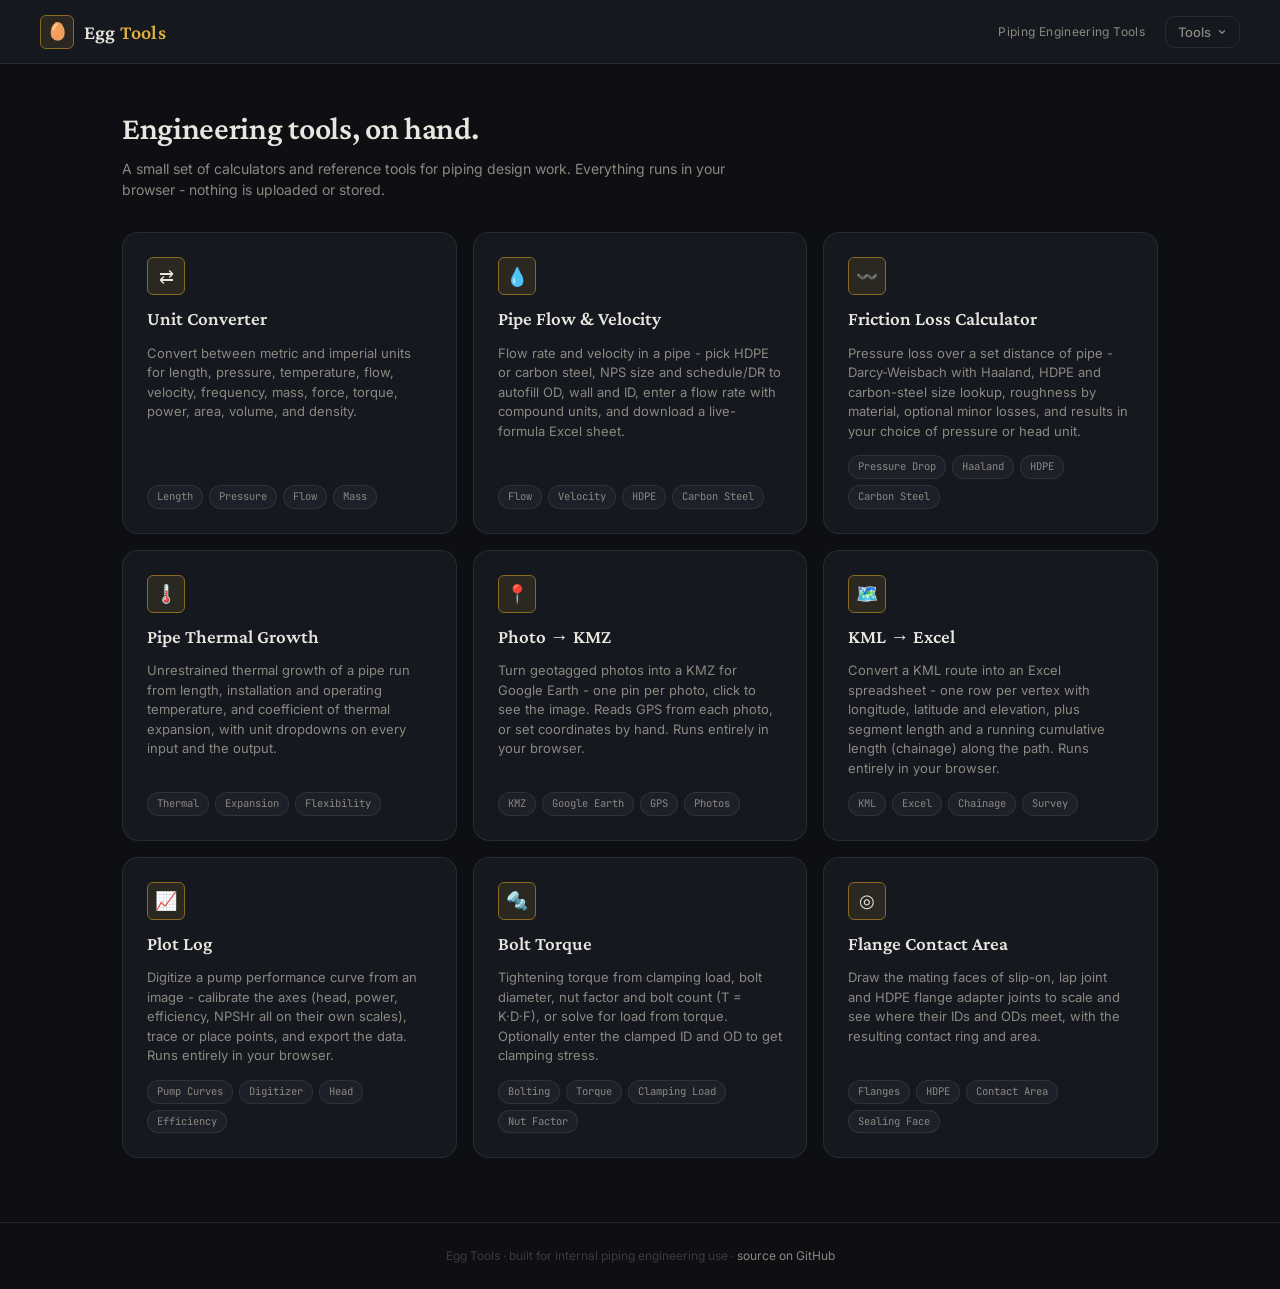
<file: index.html>
<!DOCTYPE html>
<html lang="en">
<head>
<meta charset="UTF-8">
<meta name="viewport" content="width=device-width, initial-scale=1.0">
<title>Egg Tools</title>
<meta name="description" content="Engineering tools for piping design.">

<link rel="icon" href="data:image/svg+xml,<svg xmlns=%22http://www.w3.org/2000/svg%22 viewBox=%220 0 100 100%22><text y=%22.9em%22 font-size=%2290%22>🥚</text></svg>">

<link rel="preconnect" href="https://fonts.googleapis.com">
<link rel="preconnect" href="https://fonts.gstatic.com" crossorigin>
<link href="https://fonts.googleapis.com/css2?family=Crimson+Pro:ital,wght@0,400;0,600;1,400&family=Inter:wght@400;500;600&family=JetBrains+Mono:wght@400;500&display=swap" rel="stylesheet">
<link rel="stylesheet" href="assets/css/theme.css?v=3">
</head>
<body>

<header class="site-header" id="site-header"></header>

<main>
  <div class="intro">
    <h1>Engineering tools, on hand.</h1>
    <p>A small set of calculators and reference tools for piping design work. Everything runs in your browser - nothing is uploaded or stored.</p>
  </div>

  <div class="tool-grid" id="tool-grid"></div>
</main>

<footer class="site-footer" id="site-footer"></footer>

<script src="assets/js/tools-registry.js?v=9"></script>
<script>
  window.EGG_BASE = '';
  window.EGG_CURRENT_TOOL = '';
</script>
<script src="assets/js/site.js?v=4"></script>
</body>
</html>
</file>
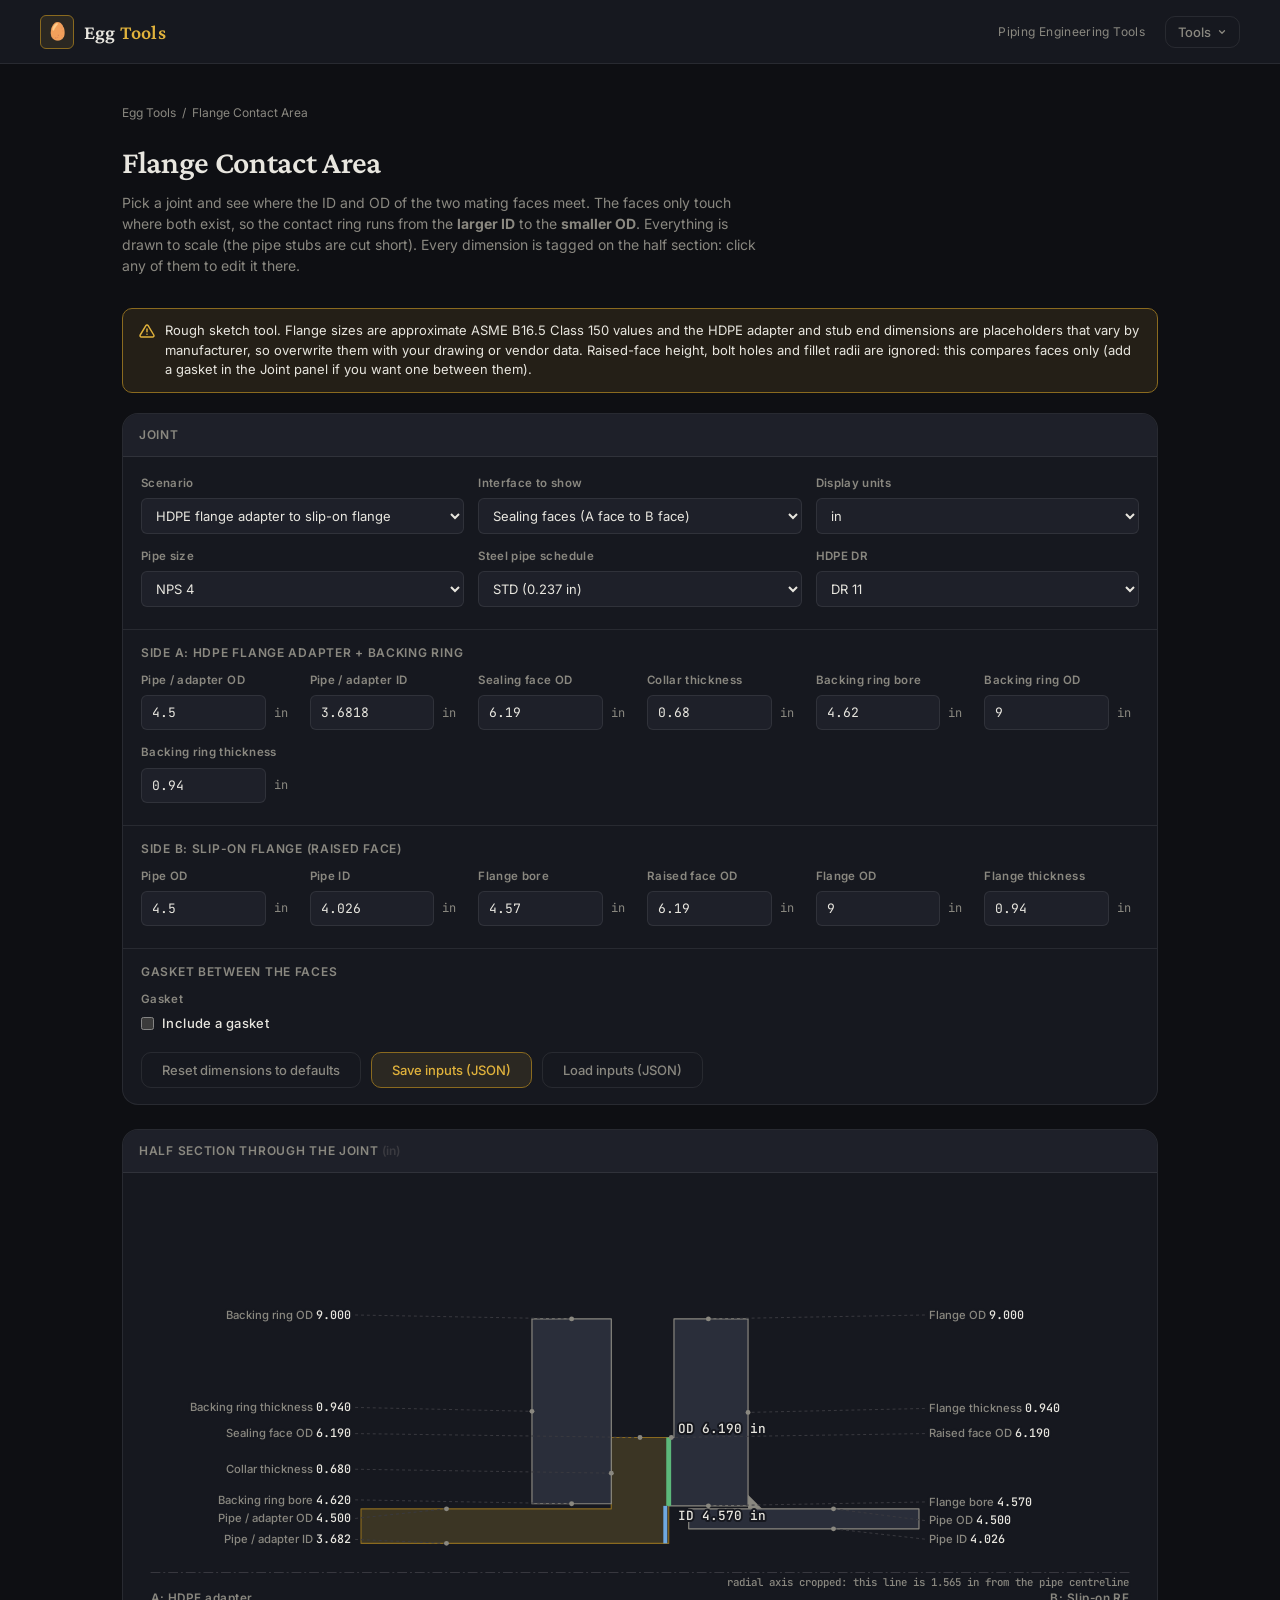
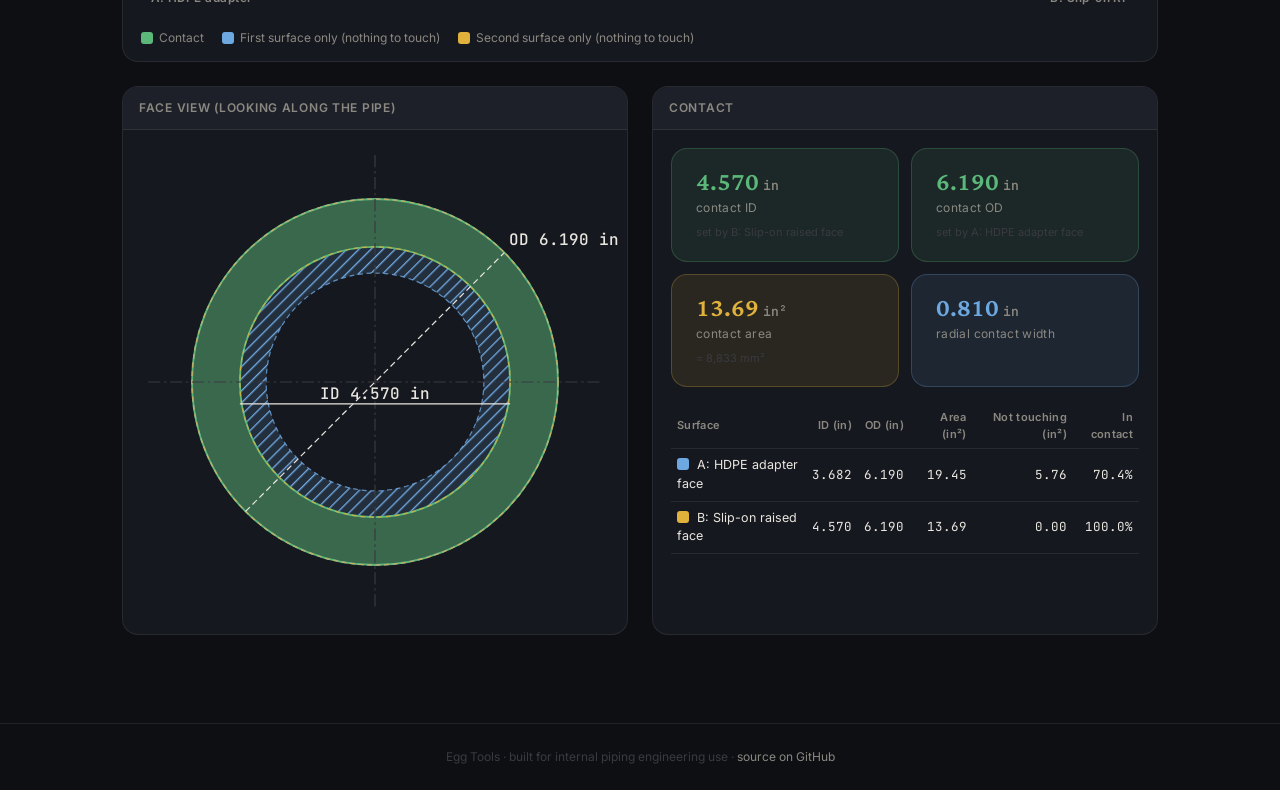
<file: tools/flange-contact/index.html>
<!DOCTYPE html>
<html lang="en">
<head>
<meta charset="UTF-8">
<meta name="viewport" content="width=device-width, initial-scale=1.0">
<title>Flange Contact Area · Egg Tools</title>
<meta name="description" content="Visualise where the ID and OD of two mating flange faces meet - slip-on, lap joint and HDPE flange adapter joints - and the resulting contact area.">

<link rel="icon" href="data:image/svg+xml,<svg xmlns=%22http://www.w3.org/2000/svg%22 viewBox=%220 0 100 100%22><text y=%22.9em%22 font-size=%2290%22>🥚</text></svg>">

<link rel="preconnect" href="https://fonts.googleapis.com">
<link rel="preconnect" href="https://fonts.gstatic.com" crossorigin>
<link href="https://fonts.googleapis.com/css2?family=Crimson+Pro:ital,wght@0,400;0,600;1,400&family=Inter:wght@400;500;600&family=JetBrains+Mono:wght@400;500&display=swap" rel="stylesheet">
<link rel="stylesheet" href="../../assets/css/theme.css?v=2">
<style>
  .input-with-unit { display: flex; gap: 8px; align-items: center; }
  .input-with-unit input { flex: 1 1 auto; min-width: 0; }
  .unit-tag { font-family: 'JetBrains Mono', monospace; font-size: 12px; color: var(--muted); min-width: 22px; }

  .ctl-grid { grid-template-columns: repeat(3, minmax(0, 1fr)); }
  .side-title { margin: 0; padding: 14px 18px 0; font-size: 12px; font-weight: 600; letter-spacing: 0.06em; text-transform: uppercase; color: var(--muted); }
  .side-title + .field-grid { padding-top: 10px; }
  .param-grid { grid-template-columns: repeat(auto-fill, minmax(150px, 1fr)); }
  .side-sep { border-top: 1px solid var(--border); margin-top: 4px; }

  .viz-row { display: grid; grid-template-columns: minmax(0, 1fr) minmax(0, 1fr); gap: 1.5rem; margin-bottom: 1.5rem; }
  .viz-card { background: var(--surface); border: 1px solid var(--border); border-radius: var(--radius-lg); overflow: hidden; }
  .viz-card svg { display: block; width: 100%; height: auto; }
  .viz-body { padding: 8px; }

  /* SVG theming */
  svg .cl { stroke: var(--faint); stroke-width: 1; stroke-dasharray: 10 3 2 3; }
  svg .part { stroke: var(--muted); stroke-width: 1.2; stroke-linejoin: round; }
  svg .part.steel { fill: #2a2e3a; }
  svg .part.hdpe  { fill: #3b3524; stroke: var(--gold-dim); }
  svg .part.gasket { fill: rgba(138,136,128,0.55); stroke: var(--text); }
  svg .part.weld  { fill: var(--muted); stroke: none; }
  svg .hl { stroke-width: 4; stroke-linecap: butt; }
  svg .hl-c { stroke: var(--green); stroke-width: 5; }
  svg .hl-a { stroke: var(--blue); }
  svg .hl-b { stroke: var(--gold); }
  svg .dimline { stroke: var(--text); stroke-width: 1; }
  svg .dimline.od { stroke: var(--text); stroke-dasharray: 5 3; }
  svg .dim-txt { font: 500 13px 'JetBrains Mono', monospace; fill: var(--text); paint-order: stroke; stroke: var(--surface); stroke-width: 4px; stroke-linejoin: round; }
  svg .dim-txt.faint { fill: var(--muted); font-size: 11px; }
  svg .dim-txt.cap { fill: var(--muted); font: 600 12px 'Inter', sans-serif; letter-spacing: 0.04em; }

  .viz-body { position: relative; }
  svg .dim-txt.editable { cursor: pointer; }
  svg .dim-txt.editable:hover { fill: var(--gold); }
  .label-edit { position: absolute; z-index: 5; background: var(--surface2); border: 1px solid var(--gold-dim); border-radius: var(--radius-sm); padding: 6px; box-shadow: 0 6px 20px rgba(0,0,0,0.5); }
  .label-edit input { width: 110px; background: var(--bg); border: 1px solid var(--border2); border-radius: 4px; color: var(--text); font-family: 'JetBrains Mono', monospace; font-size: 13px; padding: 5px 7px; }
  .label-edit input:focus { outline: none; border-color: var(--gold); }
  .label-edit div { font-size: 10.5px; color: var(--muted); margin-top: 4px; max-width: 190px; }
  svg .dl { font: 500 12px 'JetBrains Mono', monospace; paint-order: stroke; stroke: var(--surface); stroke-width: 4px; stroke-linejoin: round; cursor: pointer; }
  svg .dl .nm { fill: var(--muted); font-family: 'Inter', sans-serif; font-size: 11.5px; }
  svg .dl .vl { fill: var(--text); }
  svg .dl.editable:hover .vl, svg .dl.editable:hover .nm { fill: var(--gold); }
  svg .leader { stroke: var(--faint); stroke-width: 1; stroke-dasharray: 3 3; }
  svg .leader-dot { fill: var(--muted); }
  .legend { display: flex; flex-wrap: wrap; gap: 6px 18px; padding: 10px 18px 14px; font-size: 12px; color: var(--muted); }
  .legend span { display: inline-flex; align-items: center; gap: 6px; }
  .swatch { display: inline-block; width: 12px; height: 12px; border-radius: 3px; margin-right: 8px; vertical-align: -1px; }
  .legend .swatch { margin-right: 0; }

  .res-card { padding: 18px; display: flex; flex-direction: column; gap: 16px; }
  .res-stats { display: grid; grid-template-columns: 1fr 1fr; gap: 12px; }
  .res-stats .stat { margin: 0; }
  .stat-by { font-size: 11px; color: var(--faint); margin-top: 3px; }
  .stat-num .u { font-size: 13px; color: var(--muted); font-family: 'JetBrains Mono', monospace; margin-left: 4px; }

  table.surf { width: 100%; border-collapse: collapse; font-size: 12.5px; }
  table.surf th { text-align: right; font-weight: 600; font-size: 11px; letter-spacing: 0.03em; color: var(--muted); padding: 6px 6px; border-bottom: 1px solid var(--border); }
  table.surf th:first-child, table.surf td:first-child { text-align: left; }
  table.surf td { text-align: right; padding: 7px 6px; border-bottom: 1px solid var(--border); font-family: 'JetBrains Mono', monospace; }
  table.surf td:first-child { font-family: 'Inter', sans-serif; }

  @media (max-width: 900px) { .viz-row { grid-template-columns: minmax(0, 1fr); } .ctl-grid { grid-template-columns: minmax(0, 1fr); } }
</style>
</head>
<body>

<header class="site-header" id="site-header"></header>

<main>
  <div class="breadcrumb"><a href="../../index.html">Egg Tools</a> <span>/</span> <span>Flange Contact Area</span></div>

  <div class="intro">
    <h1>Flange Contact Area</h1>
    <p>Pick a joint and see where the ID and OD of the two mating faces meet. The faces only touch where both exist, so the contact ring runs from the <strong>larger ID</strong> to the <strong>smaller OD</strong>. Everything is drawn to scale (the pipe stubs are cut short). Every dimension is tagged on the half section: click any of them to edit it there.</p>
  </div>

  <div class="notice notice-info">
    <svg width="16" height="16" viewBox="0 0 24 24" fill="none" stroke="currentColor" stroke-width="2.2" stroke-linecap="round" stroke-linejoin="round"><path d="M10.29 3.86L1.82 18a2 2 0 0 0 1.71 3h16.94a2 2 0 0 0 1.71-3L13.71 3.86a2 2 0 0 0-3.42 0z"/><line x1="12" y1="9" x2="12" y2="13"/><line x1="12" y1="17" x2="12.01" y2="17"/></svg>
    <div>Rough sketch tool. Flange sizes are approximate ASME B16.5 Class 150 values and the HDPE adapter and stub end dimensions are placeholders that vary by manufacturer, so overwrite them with your drawing or vendor data. Raised-face height, bolt holes and fillet radii are ignored: this compares faces only (add a gasket in the Joint panel if you want one between them).</div>
  </div>

  <div class="input-panel" style="margin-bottom:1.5rem;">
    <div class="panel-header"><label>Joint</label></div>
    <div class="field-grid ctl-grid">
      <div class="field">
        <label>Scenario</label>
        <select id="f-joint"></select>
      </div>
      <div class="field">
        <label>Interface to show</label>
        <select id="f-iface"></select>
      </div>
      <div class="field">
        <label>Display units</label>
        <select id="f-unit"></select>
      </div>
      <div class="field">
        <label>Pipe size</label>
        <select id="f-nps"></select>
      </div>
      <div class="field" id="fld-sched">
        <label>Steel pipe schedule</label>
        <select id="f-sched"></select>
      </div>
      <div class="field" id="fld-dr">
        <label>HDPE DR</label>
        <select id="f-dr"></select>
      </div>
    </div>

    <div class="side-sep"></div>
    <div class="side-title" id="side-A-title"></div>
    <div class="field-grid param-grid" id="params-A"></div>
    <div class="side-sep"></div>
    <div class="side-title" id="side-B-title"></div>
    <div class="field-grid param-grid" id="params-B"></div>
    <div class="side-sep"></div>
    <div class="side-title">Gasket between the faces</div>
    <div class="field-grid ctl-grid">
      <div class="field">
        <label>Gasket</label>
        <label style="display:flex;gap:8px;align-items:center;font-weight:500;font-size:13px;color:var(--text);"><input type="checkbox" id="f-gasket" style="width:auto;"> Include a gasket</label>
      </div>
    </div>
    <div id="gasket-fields" style="display:none;">
      <div class="field-grid param-grid" style="padding-top:0;">
        <div class="field"><label>Gasket type</label>
          <select id="f-gtype"><option value="ring">Ring (to raised face OD)</option><option value="full">Full face (to flange OD)</option></select></div>
        <div class="field"><label>Gasket ID</label><div class="input-with-unit"><input type="number" step="any" min="0" id="g-id"><span class="u-len unit-tag"></span></div></div>
        <div class="field"><label>Gasket OD</label><div class="input-with-unit"><input type="number" step="any" min="0" id="g-od"><span class="u-len unit-tag"></span></div></div>
        <div class="field"><label>Gasket thickness</label><div class="input-with-unit"><input type="number" step="any" min="0" id="g-t"><span class="u-len unit-tag"></span></div></div>
      </div>
    </div>
    <div style="padding:0 18px 16px; display:flex; flex-wrap:wrap; gap:10px; align-items:center;">
      <button class="btn btn-ghost" id="btn-reset" type="button">Reset dimensions to defaults</button>
      <button class="btn btn-gold" id="btn-save" type="button">Save inputs (JSON)</button>
      <button class="btn btn-ghost" id="btn-load" type="button">Load inputs (JSON)</button>
      <input type="file" id="file-load" accept=".json,application/json" style="display:none;">
      <span id="io-msg" style="font-size:12px;"></span>
    </div>
  </div>

  <div class="notice notice-danger" id="warn-box" style="display:none;">
    <svg width="16" height="16" viewBox="0 0 24 24" fill="none" stroke="currentColor" stroke-width="2.2" stroke-linecap="round" stroke-linejoin="round"><path d="M10.29 3.86L1.82 18a2 2 0 0 0 1.71 3h16.94a2 2 0 0 0 1.71-3L13.71 3.86a2 2 0 0 0-3.42 0z"/><line x1="12" y1="9" x2="12" y2="13"/><line x1="12" y1="17" x2="12.01" y2="17"/></svg>
    <div></div>
  </div>

  <div class="viz-card" style="margin-bottom:1.5rem;">
    <div class="panel-header"><label>Half section through the joint <span id="sec-unit" style="text-transform:none;letter-spacing:0;color:var(--faint);"></span></label></div>
    <div class="viz-body"><svg id="sec-svg" viewBox="0 0 1040 440" role="img" aria-label="Half section of the flange joint"></svg></div>
    <div class="legend">
      <span><i class="swatch" style="background:var(--green)"></i> Contact</span>
      <span><i class="swatch" style="background:var(--blue)"></i> First surface only (nothing to touch)</span>
      <span><i class="swatch" style="background:var(--gold)"></i> Second surface only (nothing to touch)</span>
    </div>
  </div>

  <div class="viz-row">
    <div class="viz-card">
      <div class="panel-header"><label>Face view (looking along the pipe)</label></div>
      <div class="viz-body"><svg id="plan-svg" viewBox="0 0 400 400" role="img" aria-label="Plan view of the mating annuli"></svg></div>
    </div>

    <div class="viz-card">
      <div class="panel-header"><label>Contact</label></div>
      <div class="res-card">
        <div class="res-stats">
          <div class="stat stat-a">
            <div class="stat-num"><span id="o-id">–</span><span class="u u-len"></span></div>
            <div class="stat-lbl">contact ID</div>
            <div class="stat-by" id="o-id-by"></div>
          </div>
          <div class="stat stat-a">
            <div class="stat-num"><span id="o-od">–</span><span class="u u-len"></span></div>
            <div class="stat-lbl">contact OD</div>
            <div class="stat-by" id="o-od-by"></div>
          </div>
          <div class="stat stat-gold">
            <div class="stat-num"><span id="o-area">–</span><span class="u" id="o-area-u"></span></div>
            <div class="stat-lbl">contact area</div>
            <div class="stat-by" id="o-area-alt"></div>
          </div>
          <div class="stat stat-s">
            <div class="stat-num"><span id="o-w">–</span><span class="u u-len"></span></div>
            <div class="stat-lbl">radial contact width</div>
          </div>
        </div>

        <table class="surf">
          <thead><tr><th>Surface</th><th id="surf-id-h">ID</th><th id="surf-od-h">OD</th><th id="surf-area-h">Area</th><th id="surf-free-h">Not touching</th><th>In contact</th></tr></thead>
          <tbody id="surf-body"></tbody>
        </table>
      </div>
    </div>
  </div>
</main>

<footer class="site-footer" id="site-footer"></footer>

<script src="../../assets/js/tools-registry.js?v=9"></script>
<script>
  window.EGG_BASE = '../../';
  window.EGG_CURRENT_TOOL = 'flange-contact';
</script>
<script src="../../assets/js/site.js?v=3"></script>
<script src="../../assets/js/pipe-data.js?v=3"></script>
<script src="flange-contact.js?v=6"></script>
</body>
</html>
</file>
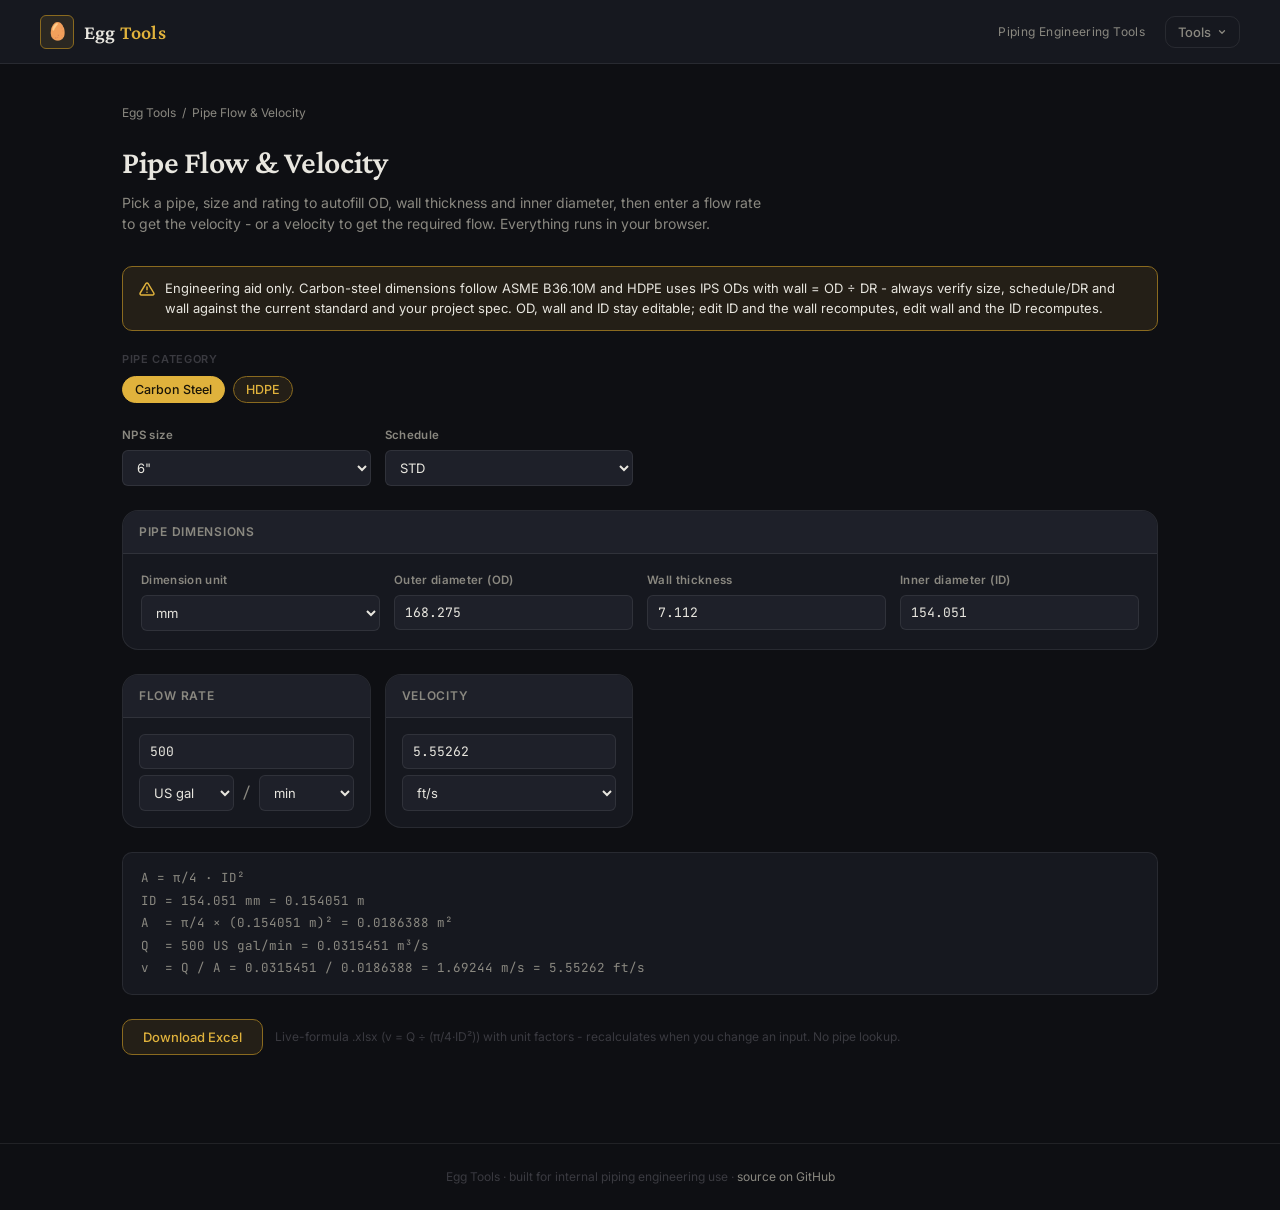
<file: tools/flow-velocity/index.html>
<!DOCTYPE html>
<html lang="en">
<head>
<meta charset="UTF-8">
<meta name="viewport" content="width=device-width, initial-scale=1.0">
<title>Pipe Flow &amp; Velocity · Egg Tools</title>
<meta name="description" content="Flow rate and velocity in a pipe - pick HDPE or carbon steel, NPS size and schedule/DR, autofill OD, wall and ID, enter a flow rate with compound units, and download a live-formula Excel sheet.">

<link rel="icon" href="data:image/svg+xml,<svg xmlns=%22http://www.w3.org/2000/svg%22 viewBox=%220 0 100 100%22><text y=%22.9em%22 font-size=%2290%22>🥚</text></svg>">

<link rel="preconnect" href="https://fonts.googleapis.com">
<link rel="preconnect" href="https://fonts.gstatic.com" crossorigin>
<link href="https://fonts.googleapis.com/css2?family=Crimson+Pro:ital,wght@0,400;0,600;1,400&family=Inter:wght@400;500;600&family=JetBrains+Mono:wght@400;500&display=swap" rel="stylesheet">
<link rel="stylesheet" href="../../assets/css/theme.css?v=2">
<style>
  .pill-row { display: flex; flex-wrap: wrap; gap: 8px; margin-bottom: 1.5rem; }

  .section-label {
    font-size: 11px;
    font-weight: 600;
    letter-spacing: 0.06em;
    text-transform: uppercase;
    color: var(--faint);
    margin-bottom: 8px;
  }

  /* compound unit dropdowns (mirrors the Unit Converter) */
  .unit-controls { display: flex; align-items: center; gap: 8px; }
  .unit-controls .unit-select { flex: 1 1 0; min-width: 0; }
  .unit-select {
    width: 100%;
    background: var(--surface2);
    border: 1px solid var(--border);
    border-radius: var(--radius-sm);
    color: var(--text);
    font-family: 'Inter', sans-serif;
    font-size: 13px;
    padding: 8px 10px;
    cursor: pointer;
  }
  .unit-select:focus { outline: none; border-color: var(--gold-dim); }
  .unit-sep {
    flex: 0 0 auto;
    color: var(--muted);
    font-family: 'JetBrains Mono', monospace;
    font-size: 15px;
  }

  .formula-box {
    font-family: 'JetBrains Mono', monospace;
    font-size: 12.5px;
    line-height: 1.8;
    color: var(--muted);
    background: var(--surface);
    border: 1px solid var(--border);
    border-radius: var(--radius-md);
    padding: 14px 18px;
    margin-bottom: 1.5rem;
    white-space: pre-wrap;
    word-break: break-word;
  }

  .build-bar { display: flex; align-items: center; gap: 12px; flex-wrap: wrap; margin-bottom: 1.5rem; }
  .build-bar .hint { font-size: 12px; color: var(--faint); }
</style>
</head>
<body>

<header class="site-header" id="site-header"></header>

<main>
  <div class="breadcrumb"><a href="../../index.html">Egg Tools</a> <span>/</span> <span>Pipe Flow &amp; Velocity</span></div>

  <div class="intro">
    <h1>Pipe Flow &amp; Velocity</h1>
    <p>Pick a pipe, size and rating to autofill OD, wall thickness and inner diameter, then enter a flow rate to get the velocity - or a velocity to get the required flow. Everything runs in your browser.</p>
  </div>

  <div class="notice notice-info">
    <svg width="16" height="16" viewBox="0 0 24 24" fill="none" stroke="currentColor" stroke-width="2.2" stroke-linecap="round" stroke-linejoin="round"><path d="M10.29 3.86L1.82 18a2 2 0 0 0 1.71 3h16.94a2 2 0 0 0 1.71-3L13.71 3.86a2 2 0 0 0-3.42 0z"/><line x1="12" y1="9" x2="12" y2="13"/><line x1="12" y1="17" x2="12.01" y2="17"/></svg>
    <div>Engineering aid only. Carbon-steel dimensions follow ASME B36.10M and HDPE uses IPS ODs with wall = OD ÷ DR - always verify size, schedule/DR and wall against the current standard and your project spec. OD, wall and ID stay editable; edit ID and the wall recomputes, edit wall and the ID recomputes.</div>
  </div>

  <!-- category -->
  <div class="section-label">Pipe category</div>
  <div class="pill-row" id="cat-pills"></div>

  <!-- size + rating -->
  <div class="field-grid" style="padding:0; margin-bottom:1.5rem;">
    <div class="field">
      <label>NPS size</label>
      <select id="size-select"></select>
    </div>
    <div class="field">
      <label id="rating-label">Schedule</label>
      <select id="rating-select"></select>
    </div>
  </div>

  <!-- pipe geometry -->
  <div class="input-panel" style="margin-bottom:1.5rem;">
    <div class="panel-header"><label>Pipe dimensions</label></div>
    <div class="field-grid">
      <div class="field">
        <label>Dimension unit</label>
        <select id="dim-unit"></select>
      </div>
      <div class="field">
        <label>Outer diameter (OD)</label>
        <input type="number" id="f-od" step="any">
      </div>
      <div class="field">
        <label>Wall thickness</label>
        <input type="number" id="f-wall" step="any">
      </div>
      <div class="field">
        <label>Inner diameter (ID)</label>
        <input type="number" id="f-id" step="any">
      </div>
    </div>
  </div>

  <!-- flow + velocity -->
  <div class="field-grid" style="padding:0; margin-bottom:1.5rem;">
    <div class="input-panel">
      <div class="panel-header"><label>Flow rate</label></div>
      <div class="field" style="padding:16px;">
        <input type="number" id="f-flow" step="any">
        <div class="unit-controls" id="flow-units"></div>
      </div>
    </div>
    <div class="input-panel">
      <div class="panel-header"><label>Velocity</label></div>
      <div class="field" style="padding:16px;">
        <input type="number" id="f-vel" step="any">
        <select class="unit-select" id="vel-unit"></select>
      </div>
    </div>
  </div>

  <div class="formula-box" id="formula-box"></div>

  <div class="build-bar">
    <button class="btn btn-gold" id="download-btn">Download Excel</button>
    <span class="hint">Live-formula .xlsx (v = Q ÷ (π/4·ID²)) with unit factors - recalculates when you change an input. No pipe lookup.</span>
  </div>
</main>

<footer class="site-footer" id="site-footer"></footer>

<script src="../../assets/js/tools-registry.js?v=9"></script>
<script>
  window.EGG_BASE = '../../';
  window.EGG_CURRENT_TOOL = 'flow-velocity';
</script>
<script src="../../assets/js/site.js?v=3"></script>
<script src="../../assets/js/pipe-data.js?v=3"></script>
<script src="flow-velocity.js?v=2"></script>
</body>
</html>
</file>
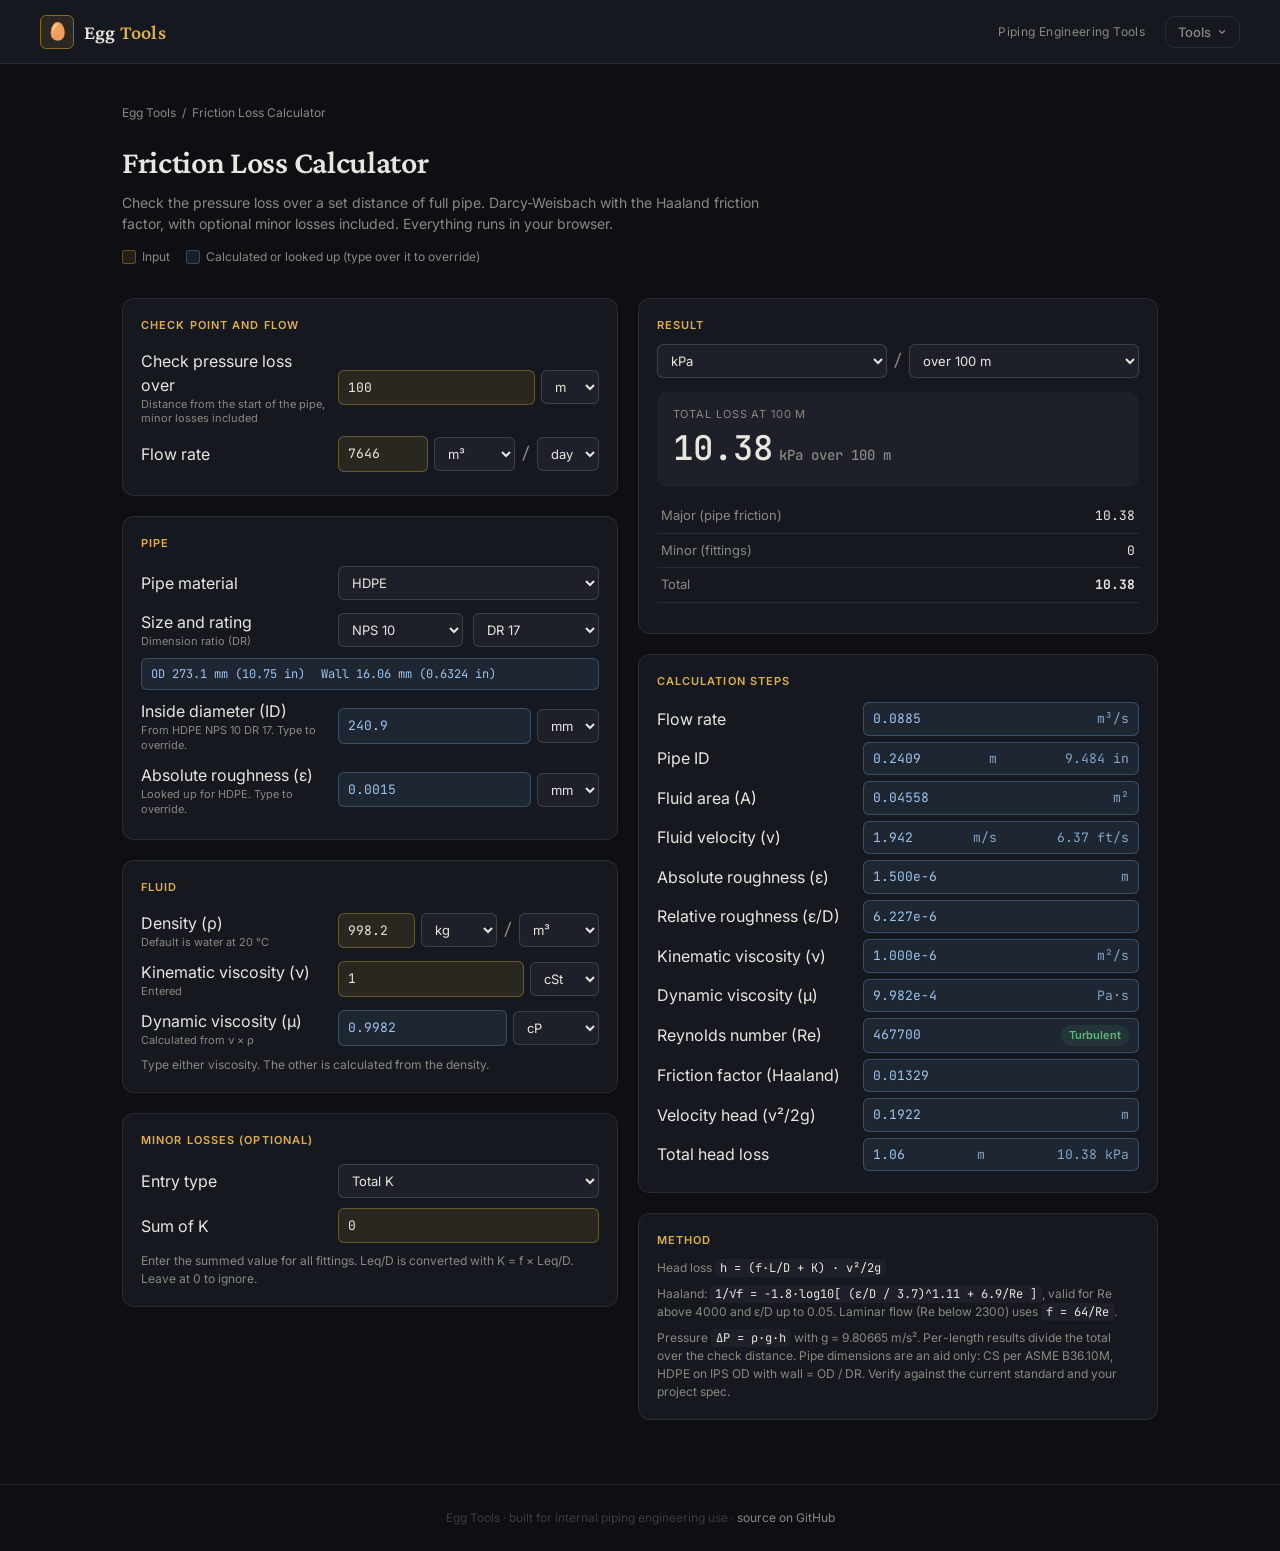
<file: tools/friction-loss/index.html>
<!DOCTYPE html>
<html lang="en">
<head>
<meta charset="UTF-8">
<meta name="viewport" content="width=device-width, initial-scale=1.0">
<title>Friction Loss Calculator &middot; Egg Tools</title>
<meta name="description" content="Check the pressure loss over a set distance of pipe - Darcy-Weisbach with the Haaland friction factor, HDPE and carbon-steel size lookup, roughness lookup and optional minor losses.">

<link rel="icon" href="data:image/svg+xml,<svg xmlns=%22http://www.w3.org/2000/svg%22 viewBox=%220 0 100 100%22><text y=%22.9em%22 font-size=%2290%22>🥚</text></svg>">

<link rel="preconnect" href="https://fonts.googleapis.com">
<link rel="preconnect" href="https://fonts.gstatic.com" crossorigin>
<link href="https://fonts.googleapis.com/css2?family=Crimson+Pro:ital,wght@0,400;0,600;1,400&family=Inter:wght@400;500;600&family=JetBrains+Mono:wght@400;500&display=swap" rel="stylesheet">
<link rel="stylesheet" href="../../assets/css/theme.css?v=3">
<style>
.fl, .legend {
  /* page-local aliases onto the shared theme tokens */
  --in-bg: var(--gold-bg); --in-border: rgba(224,178,60,0.35);
  --calc-bg: var(--blue-bg); --calc-border: rgba(110,168,224,0.30); --calc-text: #9cc4ee;
  --warn: var(--gold); --warn-bg: var(--gold-bg);
  --ok: var(--green); --ok-bg: var(--green-bg);
  --bad: var(--red); --bad-bg: var(--red-bg);
  --font-mono: 'JetBrains Mono', ui-monospace, Menlo, monospace;
  --font-body: 'Inter', system-ui, sans-serif;
}
.legend { display: flex; gap: 16px; flex-wrap: wrap; margin-top: 14px; font-size: 12px; color: var(--muted); }
.legend span { display: inline-flex; align-items: center; gap: 6px; }
.legend .sw { width: 14px; height: 14px; border-radius: 3px; border: 1px solid; }
.legend .sw.in { background: var(--in-bg); border-color: var(--in-border); }
.legend .sw.calc { background: var(--calc-bg); border-color: var(--calc-border); }

.fl .grid { display: grid; grid-template-columns: minmax(0, 1fr) minmax(0, 1.05fr); gap: 20px; margin-top: 22px; align-items: start; }

.fl .col { display: flex; flex-direction: column; gap: 20px; min-width: 0; }
.fl .panel { background: var(--surface); border: 1px solid var(--border); border-radius: 12px; padding: 18px; }
.fl .panel h2 { font-size: 11px; font-weight: 600; letter-spacing: 0.1em; text-transform: uppercase; color: var(--gold); margin-bottom: 10px; }

.fl .row { display: grid; grid-template-columns: minmax(0, 1fr) minmax(0, 1.4fr); gap: 10px; align-items: center; padding: 5px 0; }
.fl .row .hint { display: block; color: var(--muted); font-size: 11px; line-height: 1.35; }
.fl .ctl { display: flex; gap: 6px; align-items: center; min-width: 0; }
.fl .ctl .sep { color: var(--muted); font-family: var(--font-mono); }
.fl input,
.fl select {
  font: inherit; font-size: 13px; color: var(--text); min-width: 0; width: 100%;
  padding: 7px 9px; border-radius: 6px;
}
.fl input { font-family: var(--font-mono); background: var(--in-bg); border: 1px solid var(--in-border); }
.fl input.calc { background: var(--calc-bg); border-color: var(--calc-border); color: var(--calc-text); }
.fl input.bad { border-color: var(--bad); }
.fl select { font-family: var(--font-body); cursor: pointer; background: var(--surface2); border: 1px solid var(--border2); }
.fl .ctl input { flex: 1 1 0; }
.fl .ctl select { flex: 0 1 auto; width: auto; max-width: 48%; }
.fl .ctl select.grow { flex: 1 1 0; max-width: none; }
.fl input:focus-visible,
.fl select:focus-visible { outline: 2px solid var(--gold); outline-offset: 1px; }
.fl .sub-row { display: grid; grid-template-columns: minmax(0, 1fr) minmax(0, 1fr); gap: 10px; }
.fl .pipe-info { font-family: var(--font-mono); font-size: 12px; color: var(--calc-text); background: var(--calc-bg); border: 1px solid var(--calc-border); border-radius: 6px; padding: 6px 9px; margin: 4px 0; display: flex; flex-wrap: wrap; gap: 4px 16px; }

.fl .val { font-family: var(--font-mono); font-size: 13px; padding: 6px 9px; border-radius: 6px; background: var(--calc-bg); border: 1px solid var(--calc-border); color: var(--calc-text); display: flex; flex-wrap: wrap; justify-content: space-between; gap: 2px 10px; min-width: 0; font-variant-numeric: tabular-nums; }
.fl .val .alt { opacity: 0.8; }
.fl .steps .row { padding: 3px 0; }
.fl .badge { display: inline-block; font-size: 11px; font-weight: 600; padding: 2px 8px; border-radius: 99px; font-family: var(--font-body); }
.fl .badge.ok { background: var(--ok-bg); color: var(--ok); }
.fl .badge.warn { background: var(--warn-bg); color: var(--warn); }
.fl .notes { display: flex; flex-direction: column; gap: 6px; margin-top: 12px; }
.fl .note { font-size: 12px; padding: 8px 10px; border-radius: 6px; background: var(--warn-bg); color: var(--warn); }

.fl .out-sel { display: flex; gap: 6px; align-items: center; margin-bottom: 14px; }
.fl .out-sel select { flex: 1 1 0; width: auto; max-width: none; }
.fl .out-sel .sep { color: var(--muted); font-family: var(--font-mono); }
.fl .hero { padding: 14px 16px; border-radius: 10px; background: var(--surface2); margin-bottom: 12px; }
.fl .hero .cap { font-size: 11px; letter-spacing: 0.08em; text-transform: uppercase; color: var(--muted); }
.fl .hero .big { font-family: var(--font-mono); font-size: 34px; font-weight: 500; font-variant-numeric: tabular-nums; overflow-wrap: anywhere; }
.fl .hero .big small { font-size: 14px; color: var(--muted); margin-left: 6px; }
.fl .brk { width: 100%; border-collapse: collapse; font-variant-numeric: tabular-nums; }
.fl .brk td { padding: 7px 4px; border-bottom: 1px solid var(--border); font-family: var(--font-mono); font-size: 13px; text-align: right; }
.fl .brk td:first-child { font-family: var(--font-body); text-align: left; color: var(--muted); }
.fl .method { font-size: 12px; color: var(--muted); }
.fl .method code { font-family: var(--font-mono); color: var(--text); background: var(--surface2); padding: 1px 5px; border-radius: 4px; }
.fl .method p + p { margin-top: 8px; }

@media (max-width: 820px) { .fl .grid { grid-template-columns: minmax(0, 1fr); } }
</style>
</head>
<body>

<header class="site-header" id="site-header"></header>

<main>
  <div class="breadcrumb"><a href="../../index.html">Egg Tools</a> <span>/</span> <span>Friction Loss Calculator</span></div>

  <div class="intro">
    <h1>Friction Loss Calculator</h1>
    <p>Check the pressure loss over a set distance of full pipe. Darcy-Weisbach with the Haaland friction factor, with optional minor losses included. Everything runs in your browser.</p>
    <div class="legend">
      <span><i class="sw in"></i>Input</span>
      <span><i class="sw calc"></i>Calculated or looked up (type over it to override)</span>
    </div>
  </div>

  <div class="fl">
  <div class="grid">
    <div class="col">
      <section class="panel">
        <h2>Check point and flow</h2>
        <div class="row"><label for="dist">Check pressure loss over
            <span class="hint">Distance from the start of the pipe, minor losses included</span></label>
          <div class="ctl"><input id="dist" type="number" step="any" value="100"><select id="distU"><option value="1">m</option><option value="1000">km</option><option value="0.3048">ft</option></select></div></div>
        <div class="row"><label for="q">Flow rate</label>
          <div class="ctl"><input id="q" type="number" step="any" value="7646"><select id="qNum" aria-label="Flow volume unit"></select><span class="sep">/</span><select id="qDen" aria-label="Flow time unit"></select></div></div>
      </section>

      <section class="panel">
        <h2>Pipe</h2>
        <div class="row"><label for="mat">Pipe material</label>
          <select id="mat" class="grow"></select></div>
        <div class="row" id="sizeRow"><label for="nps">Size and rating
            <span class="hint" id="ratingHint">Schedule or DR</span></label>
          <div class="sub-row"><select id="nps" aria-label="NPS size"></select><select id="rating" aria-label="Schedule or DR"></select></div></div>
        <div class="pipe-info" id="pipeInfo" hidden></div>
        <div class="row"><label for="id">Inside diameter (ID)
            <span class="hint" id="idHint"></span></label>
          <div class="ctl"><input id="id" type="number" step="any"><select id="idU"><option value="0.001">mm</option><option value="0.0254">in</option></select></div></div>
        <div class="row"><label for="ruf">Absolute roughness (ε)
            <span class="hint" id="rufHint"></span></label>
          <div class="ctl"><input id="ruf" type="number" step="any"><select id="rufU"><option value="0.001">mm</option><option value="0.0254">in</option></select></div></div>
      </section>

      <section class="panel">
        <h2>Fluid</h2>
        <div class="row"><label for="rho">Density (ρ)
            <span class="hint">Default is water at 20 °C</span></label>
          <div class="ctl"><input id="rho" type="number" step="any" value="998.2"><select id="rhoM" aria-label="Density mass unit"></select><span class="sep">/</span><select id="rhoV" aria-label="Density volume unit"></select></div></div>
        <div class="row"><label for="nu">Kinematic viscosity (ν)
            <span class="hint" id="nuHint"></span></label>
          <div class="ctl"><input id="nu" type="number" step="any" value="1"><select id="nuU"><option value="1e-6">cSt</option><option value="1">m²/s</option><option value="0.09290304">ft²/s</option></select></div></div>
        <div class="row"><label for="mu">Dynamic viscosity (μ)
            <span class="hint" id="muHint"></span></label>
          <div class="ctl"><input id="mu" type="number" step="any"><select id="muU"><option value="1e-3">cP</option><option value="1">Pa·s</option><option value="1.4881639">lb/(ft·s)</option></select></div></div>
        <p class="method" style="margin-top:4px">Type either viscosity. The other is calculated from the density.</p>
      </section>

      <section class="panel">
        <h2>Minor losses (optional)</h2>
        <div class="row"><label for="mType">Entry type</label>
          <select id="mType" class="grow"><option value="K">Total K</option><option value="LD">Total Leq/D</option></select></div>
        <div class="row"><label for="mVal" id="mLab">Sum of K</label>
          <input id="mVal" type="number" step="any" value="0" min="0"></div>
        <p class="method" style="margin-top:4px">Enter the summed value for all fittings. Leq/D is converted with K = f × Leq/D. Leave at 0 to ignore.</p>
      </section>
    </div>

    <div class="col">
      <section class="panel">
        <h2>Result</h2>
        <div class="out-sel">
          <select id="outP" aria-label="Loss unit"></select><span class="sep">/</span><select id="outL" aria-label="Length basis"></select>
        </div>
        <div class="hero" aria-live="polite"><div class="cap" id="heroCap">Total loss</div><div class="big" id="heroV">-</div></div>
        <table class="brk"><tbody id="brk"></tbody></table>
        <div class="notes" id="notes"></div>
      </section>

      <section class="panel steps">
        <h2>Calculation steps</h2>
        <div id="steps"></div>
      </section>

      <section class="panel method">
        <h2>Method</h2>
        <p>Head loss <code>h = (f·L/D + K) · v²/2g</code></p>
        <p>Haaland: <code>1/√f = -1.8·log10[ (ε/D / 3.7)^1.11 + 6.9/Re ]</code>, valid for Re above 4000 and ε/D up to 0.05. Laminar flow (Re below 2300) uses <code>f = 64/Re</code>.</p>
        <p>Pressure <code>ΔP = ρ·g·h</code> with g = 9.80665 m/s². Per-length results divide the total over the check distance. Pipe dimensions are an aid only: CS per ASME B36.10M, HDPE on IPS OD with wall = OD / DR. Verify against the current standard and your project spec.</p>
      </section>
    </div>
  </div>
  </div>
</main>

<footer class="site-footer" id="site-footer"></footer>

<script src="../../assets/js/tools-registry.js?v=9"></script>
<script>
  window.EGG_BASE = '../../';
  window.EGG_CURRENT_TOOL = 'friction-loss';
</script>
<script src="../../assets/js/site.js?v=4"></script>
<script src="../../assets/js/pipe-data.js?v=3"></script>
<script src="friction-loss.js?v=1"></script>
</body>
</html>
</file>
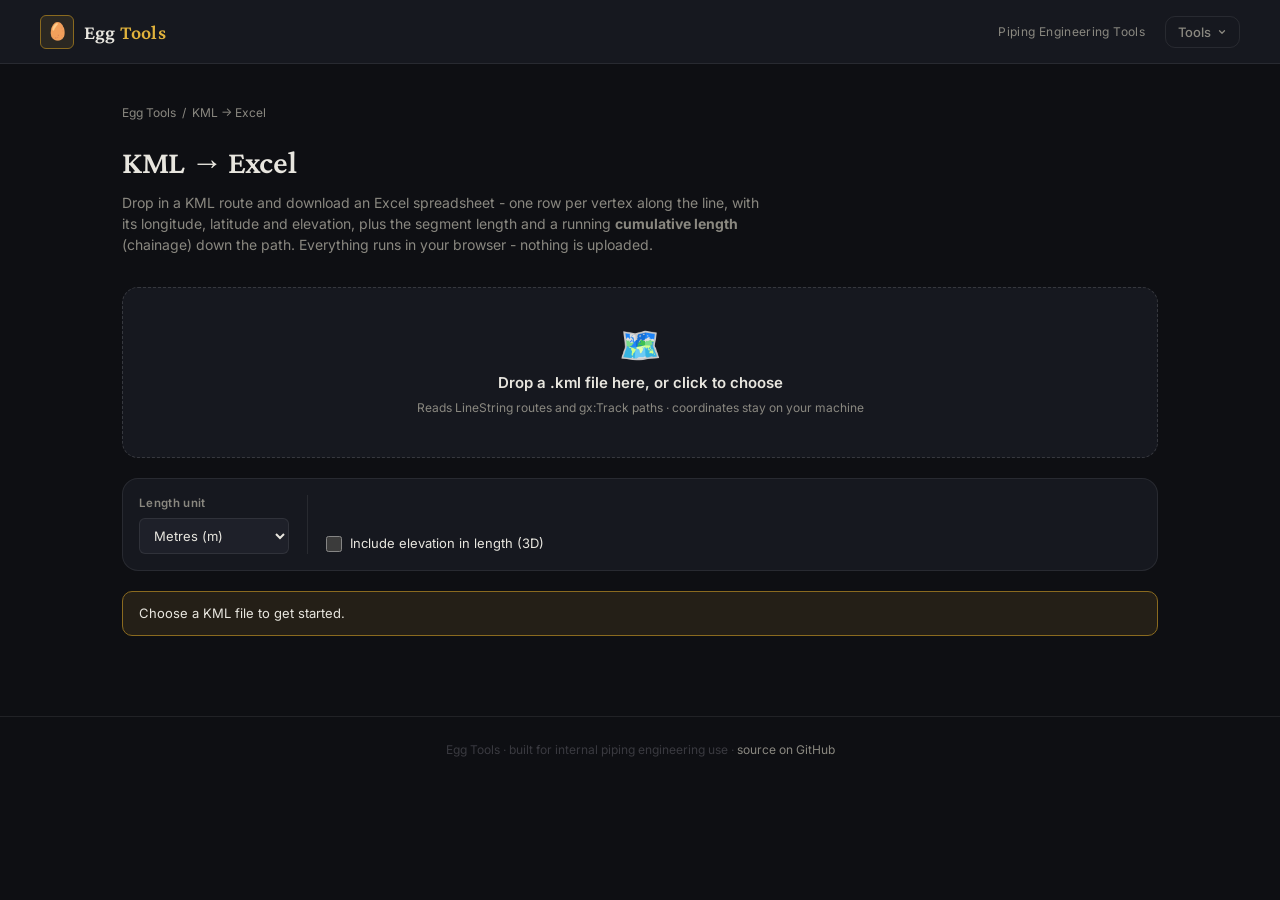
<file: tools/kml-to-excel/index.html>
<!DOCTYPE html>
<html lang="en">
<head>
<meta charset="UTF-8">
<meta name="viewport" content="width=device-width, initial-scale=1.0">
<title>KML → Excel · Egg Tools</title>
<meta name="description" content="Turn a KML route into an Excel spreadsheet - one row per vertex with longitude, latitude, elevation, segment length and cumulative length (chainage). Runs entirely in your browser.">

<link rel="icon" href="data:image/svg+xml,<svg xmlns=%22http://www.w3.org/2000/svg%22 viewBox=%220 0 100 100%22><text y=%22.9em%22 font-size=%2290%22>🥚</text></svg>">

<link rel="preconnect" href="https://fonts.googleapis.com">
<link rel="preconnect" href="https://fonts.gstatic.com" crossorigin>
<link href="https://fonts.googleapis.com/css2?family=Crimson+Pro:ital,wght@0,400;0,600;1,400&family=Inter:wght@400;500;600&family=JetBrains+Mono:wght@400;500&display=swap" rel="stylesheet">
<link rel="stylesheet" href="../../assets/css/theme.css?v=2">
<style>
  /* drop zone */
  .dropzone {
    border: 1.5px dashed var(--border2);
    border-radius: var(--radius-lg);
    background: var(--surface);
    padding: 40px 24px;
    text-align: center;
    cursor: pointer;
    transition: all 0.15s;
    margin-bottom: 1.25rem;
  }
  .dropzone:hover, .dropzone:focus-visible { border-color: var(--gold-dim); background: var(--gold-bg); outline: none; }
  .dropzone.drag { border-color: var(--gold); background: var(--gold-bg); }
  .dropzone .dz-icon { font-size: 34px; line-height: 1; }
  .dropzone .dz-title { font-size: 15px; font-weight: 600; color: var(--text); margin-top: 10px; }
  .dropzone .dz-sub { font-size: 12px; color: var(--muted); margin-top: 4px; }

  /* options row */
  .options {
    display: flex; flex-wrap: wrap; gap: 16px; align-items: flex-end;
    padding: 16px; margin-bottom: 1.25rem;
  }
  .options .field { min-width: 150px; }
  .opt-check { display: flex; align-items: center; gap: 8px; font-size: 13px; color: var(--text); user-select: none; }
  .opt-check input { width: 16px; height: 16px; accent-color: var(--gold); cursor: pointer; }
  .opt-sep { flex: 0 0 auto; align-self: stretch; width: 1px; background: var(--border); margin: 0 2px; }

  /* preview table */
  .table-wrap {
    overflow-x: auto;
    border: 1px solid var(--border);
    border-radius: var(--radius-md);
    background: var(--surface);
    margin-bottom: 1rem;
  }
  table.preview {
    border-collapse: collapse;
    width: 100%;
    font-family: 'JetBrains Mono', monospace;
    font-size: 12.5px;
  }
  table.preview th, table.preview td {
    padding: 7px 12px;
    text-align: right;
    white-space: nowrap;
    border-bottom: 1px solid var(--border);
  }
  table.preview th {
    position: sticky; top: 0;
    background: var(--surface2);
    color: var(--faint);
    font-family: 'Inter', sans-serif;
    font-size: 11px; font-weight: 600; letter-spacing: 0.04em; text-transform: uppercase;
    text-align: right;
    z-index: 1;
  }
  table.preview td.txt, table.preview th.txt { text-align: left; }
  table.preview tr:last-child td { border-bottom: none; }
  table.preview tbody tr:hover td { background: var(--surface2); }
  .preview-more { font-size: 12px; color: var(--faint); padding: 8px 12px; text-align: center; }

  .build-bar { display: flex; align-items: center; gap: 14px; flex-wrap: wrap; margin-top: 1rem; }
  #count-label { font-size: 13px; color: var(--muted); margin-right: auto; }
  .notice { margin-bottom: 1rem; }

  #empty-state { text-align: center; color: var(--faint); font-size: 13px; padding: 8px 0 4px; }
</style>
</head>
<body>

<header class="site-header" id="site-header"></header>

<main>
  <div class="breadcrumb"><a href="../../index.html">Egg Tools</a> <span>/</span> <span>KML → Excel</span></div>

  <div class="intro">
    <h1>KML → Excel</h1>
    <p>Drop in a KML route and download an Excel spreadsheet - one row per vertex along the line, with its longitude, latitude and elevation, plus the segment length and a running <strong>cumulative length</strong> (chainage) down the path. Everything runs in your browser - nothing is uploaded.</p>
  </div>

  <div class="dropzone" id="dropzone" tabindex="0" role="button" aria-label="Add a KML file">
    <div class="dz-icon">🗺️</div>
    <div class="dz-title">Drop a .kml file here, or click to choose</div>
    <div class="dz-sub">Reads LineString routes and gx:Track paths · coordinates stay on your machine</div>
  </div>
  <input type="file" id="file-input" accept=".kml,application/vnd.google-earth.kml+xml,text/xml,application/xml" hidden>

  <div class="options input-panel">
    <div class="field">
      <label for="length-unit">Length unit</label>
      <select id="length-unit">
        <option value="m">Metres (m)</option>
        <option value="km">Kilometres (km)</option>
        <option value="ft">Feet (ft)</option>
        <option value="mi">Miles (mi)</option>
      </select>
    </div>
    <span class="opt-sep" aria-hidden="true"></span>
    <label class="opt-check">
      <input type="checkbox" id="use-3d">
      Include elevation in length (3D)
    </label>
  </div>

  <div class="notice notice-info" id="status-notice">Choose a KML file to get started.</div>

  <div id="empty-state" style="display:none">No route data yet.</div>

  <div class="table-wrap" id="table-wrap" style="display:none">
    <table class="preview" id="preview"></table>
    <div class="preview-more" id="preview-more" style="display:none"></div>
  </div>

  <div class="build-bar" id="build-bar" style="display:none">
    <span id="count-label"></span>
    <button class="btn btn-ghost" id="clear-btn">Clear</button>
    <button class="btn btn-gold" id="build-btn" disabled>Download Excel</button>
  </div>
</main>

<footer class="site-footer" id="site-footer"></footer>

<script src="../../assets/js/tools-registry.js?v=9"></script>
<script>
  window.EGG_BASE = '../../';
  window.EGG_CURRENT_TOOL = 'kml-to-excel';
</script>
<script src="../../assets/js/site.js?v=3"></script>
<script src="kml-to-excel.js?v=2"></script>
</body>
</html>
</file>
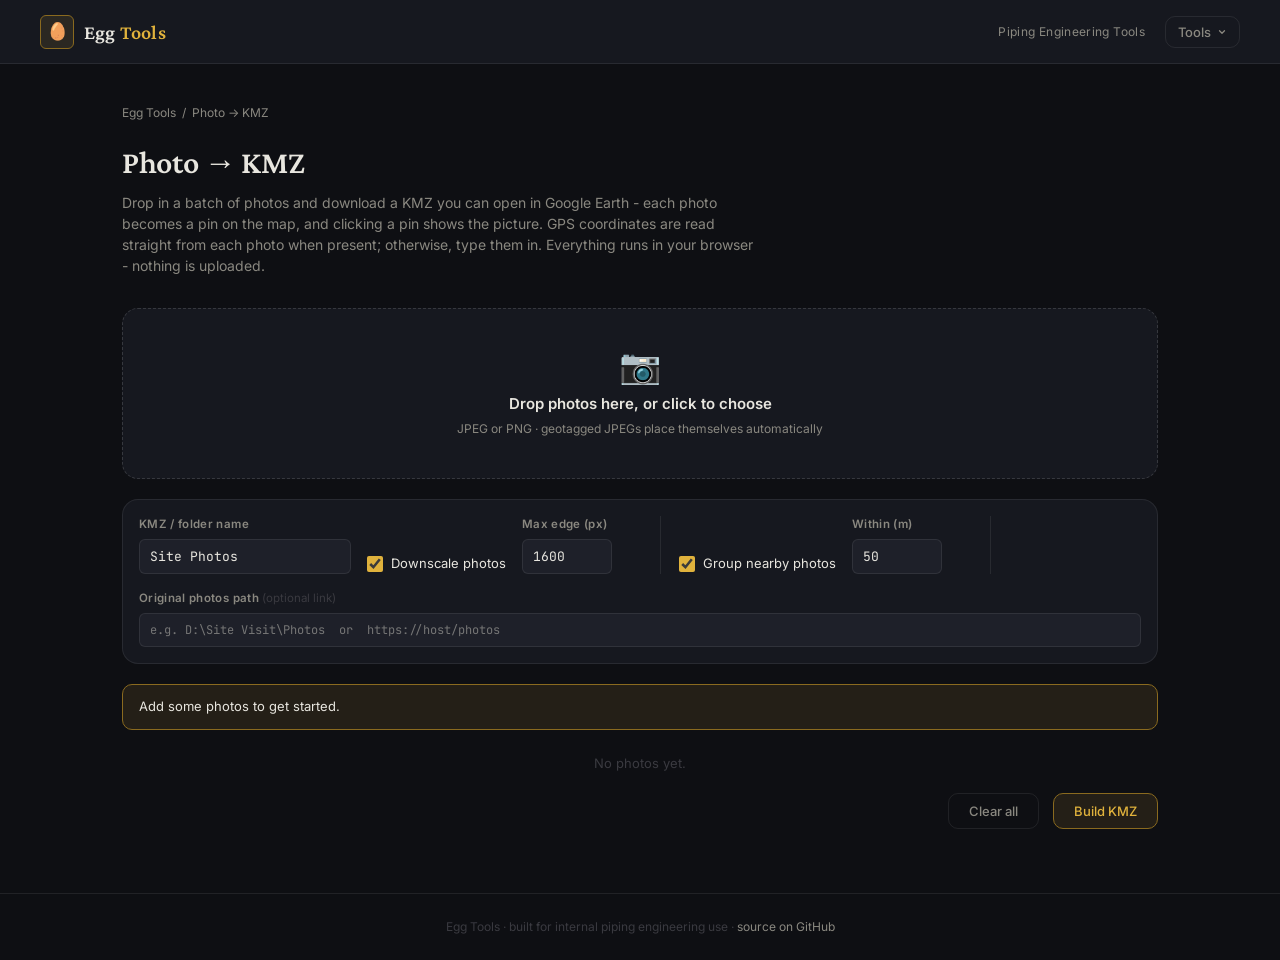
<file: tools/photo-kmz/index.html>
<!DOCTYPE html>
<html lang="en">
<head>
<meta charset="UTF-8">
<meta name="viewport" content="width=device-width, initial-scale=1.0">
<title>Photo → KMZ · Egg Tools</title>
<meta name="description" content="Turn geotagged photos into a KMZ for Google Earth - one pin per photo, click to see the image. Reads GPS from each photo, or set coordinates by hand. Runs entirely in your browser.">

<link rel="icon" href="data:image/svg+xml,<svg xmlns=%22http://www.w3.org/2000/svg%22 viewBox=%220 0 100 100%22><text y=%22.9em%22 font-size=%2290%22>🥚</text></svg>">

<link rel="preconnect" href="https://fonts.googleapis.com">
<link rel="preconnect" href="https://fonts.gstatic.com" crossorigin>
<link href="https://fonts.googleapis.com/css2?family=Crimson+Pro:ital,wght@0,400;0,600;1,400&family=Inter:wght@400;500;600&family=JetBrains+Mono:wght@400;500&display=swap" rel="stylesheet">
<link rel="stylesheet" href="../../assets/css/theme.css?v=2">
<style>
  /* drop zone */
  .dropzone {
    border: 1.5px dashed var(--border2);
    border-radius: var(--radius-lg);
    background: var(--surface);
    padding: 40px 24px;
    text-align: center;
    cursor: pointer;
    transition: all 0.15s;
    margin-bottom: 1.25rem;
  }
  .dropzone:hover, .dropzone:focus-visible { border-color: var(--gold-dim); background: var(--gold-bg); outline: none; }
  .dropzone.drag { border-color: var(--gold); background: var(--gold-bg); }
  .dropzone .dz-icon { font-size: 34px; line-height: 1; }
  .dropzone .dz-title { font-size: 15px; font-weight: 600; color: var(--text); margin-top: 10px; }
  .dropzone .dz-sub { font-size: 12px; color: var(--muted); margin-top: 4px; }

  /* options row */
  .options {
    display: flex; flex-wrap: wrap; gap: 16px; align-items: flex-end;
    padding: 16px; margin-bottom: 1.25rem;
  }
  .options .field { min-width: 180px; }
  .opt-check { display: flex; align-items: center; gap: 8px; font-size: 13px; color: var(--text); user-select: none; }
  .opt-check input { width: 16px; height: 16px; accent-color: var(--gold); cursor: pointer; }
  .opt-sep { flex: 0 0 auto; align-self: stretch; width: 1px; background: var(--border); margin: 0 2px; }
  #max-edge-wrap, #group-dist-wrap { transition: opacity 0.15s; }
  #max-edge-wrap .field, #group-dist-wrap .field { min-width: 120px; }
  #max-edge, #group-dist { width: 90px; }
  .opt-path { flex: 1 1 260px; }
  .opt-path input { font-family: 'JetBrains Mono', monospace; font-size: 12px; }
  .opt-opt { color: var(--faint); font-weight: 400; text-transform: none; letter-spacing: 0; }

  /* progress bar (import / build) */
  .progress-wrap { margin-bottom: 1rem; }
  .progress-track {
    height: 8px; border-radius: 100px; overflow: hidden;
    background: var(--surface2); border: 1px solid var(--border);
  }
  .progress-fill {
    height: 100%; width: 0%; border-radius: 100px;
    background: linear-gradient(90deg, var(--gold-dim), var(--gold));
    transition: width 0.15s ease;
  }
  .progress-label {
    margin-top: 6px; font-family: 'JetBrains Mono', monospace;
    font-size: 12px; color: var(--muted);
  }

  /* list toolbar (summary + view/filter controls) */
  #list-toolbar {
    display: flex; flex-wrap: wrap; align-items: center; gap: 12px 20px;
    padding: 10px 14px; margin-bottom: 12px;
    background: var(--surface); border: 1px solid var(--border); border-radius: var(--radius-md);
  }
  #list-summary { font-size: 13px; color: var(--muted); margin-right: auto; }
  #list-summary strong { color: var(--text); }
  .warn-text { color: #e88; }
  .lt-controls { display: flex; flex-wrap: wrap; gap: 8px 18px; }
  .lt-controls .opt-check { font-size: 12px; color: var(--muted); }
  .lt-controls input:disabled + span, .opt-check input:disabled { opacity: 0.4; }

  /* photo cards */
  .photo-card { display: flex; gap: 16px; padding: 14px; margin-bottom: 12px; }
  .pc-thumb { position: relative; flex: 0 0 auto; }
  .pc-thumb img {
    width: 92px; height: 92px; object-fit: cover;
    border-radius: var(--radius-md); border: 1px solid var(--border);
    background: var(--surface2); display: block;
  }
  .pc-num {
    position: absolute; top: -8px; left: -8px;
    width: 22px; height: 22px; border-radius: 50%;
    background: var(--gold); color: #1a1508;
    font-family: 'JetBrains Mono', monospace; font-size: 12px; font-weight: 600;
    display: flex; align-items: center; justify-content: center;
  }
  .pc-fields { flex: 1 1 auto; min-width: 0; display: flex; flex-direction: column; gap: 10px; }
  .pc-row1 { display: flex; align-items: center; gap: 10px; }
  .pc-name {
    flex: 1 1 auto; min-width: 0;
    background: var(--surface2); border: 1px solid var(--border);
    border-radius: var(--radius-sm); color: var(--text);
    font-family: 'Inter', sans-serif; font-size: 14px; font-weight: 500; padding: 7px 10px;
  }
  .pc-name:focus { outline: none; border-color: var(--gold-dim); }
  .pc-remove {
    flex: 0 0 auto; width: 30px; height: 30px; border-radius: var(--radius-sm);
    background: transparent; border: 1px solid var(--border); color: var(--muted);
    cursor: pointer; font-size: 13px; line-height: 1;
  }
  .pc-remove:hover { color: var(--text); border-color: var(--border2); background: var(--surface2); }

  .pc-coords { display: grid; grid-template-columns: 1fr 1fr 1.2fr; gap: 10px; }
  .photo-card .field label { font-size: 11px; }
  .photo-card .field input {
    background: var(--surface2); border: 1px solid var(--border);
    border-radius: var(--radius-sm); color: var(--text);
    font-family: 'JetBrains Mono', monospace; font-size: 13px; padding: 7px 9px; width: 100%;
  }
  .photo-card .paste-field input { font-family: 'Inter', sans-serif; }
  .photo-card .field input:focus { outline: none; border-color: var(--gold-dim); }

  .loc-badge {
    flex: 0 0 auto; font-size: 11px; font-weight: 600; letter-spacing: 0.02em;
    padding: 4px 9px; border-radius: 100px; border: 1px solid transparent; white-space: nowrap;
  }
  .loc-badge.ok   { background: rgba(70,180,110,0.12); color: #6bd39a; border-color: rgba(70,180,110,0.3); }
  .loc-badge.set  { background: var(--gold-bg); color: var(--gold); border-color: var(--gold-border); }
  .loc-badge.warn { background: rgba(220,90,90,0.12); color: #e88; border-color: rgba(220,90,90,0.3); }

  /* compact row layout (large imports) */
  #photo-list.compact { display: flex; flex-direction: column; gap: 8px; }
  .photo-row { display: flex; align-items: center; gap: 10px; padding: 8px 10px; }
  .pr-thumb { position: relative; flex: 0 0 auto; }
  .pr-thumb img {
    width: 44px; height: 44px; object-fit: cover;
    border-radius: var(--radius-sm); border: 1px solid var(--border);
    background: var(--surface2); display: block;
  }
  .pr-num {
    position: absolute; top: -7px; left: -7px;
    width: 18px; height: 18px; border-radius: 50%;
    background: var(--gold); color: #1a1508;
    font-family: 'JetBrains Mono', monospace; font-size: 10px; font-weight: 600;
    display: flex; align-items: center; justify-content: center;
  }
  .photo-row input {
    background: var(--surface2); border: 1px solid var(--border);
    border-radius: var(--radius-sm); color: var(--text); padding: 7px 9px; min-width: 0;
  }
  .photo-row input:focus { outline: none; border-color: var(--gold-dim); }
  .pr-name { flex: 1 1 auto; font-family: 'Inter', sans-serif; font-size: 13px; font-weight: 500; }
  .pr-coord { flex: 0 0 108px; width: 108px; font-family: 'JetBrains Mono', monospace; font-size: 12px; }
  .photo-row .loc-badge { font-size: 10px; padding: 3px 7px; }

  @media (max-width: 620px) {
    .photo-row { flex-wrap: wrap; }
    .pr-name { flex: 1 1 100%; order: -1; }
    .pr-coord { flex: 1 1 0; width: auto; }
  }

  /* build bar */
  .build-bar { display: flex; align-items: center; gap: 14px; flex-wrap: wrap; margin-top: 1rem; }
  #count-label { font-size: 13px; color: var(--muted); margin-right: auto; }
  .notice { margin-bottom: 1rem; }

  #empty-state { text-align: center; color: var(--faint); font-size: 13px; padding: 8px 0 4px; }

  @media (max-width: 620px) {
    .photo-card { flex-direction: column; }
    .pc-coords { grid-template-columns: 1fr 1fr; }
    .pc-coords .paste-field { grid-column: 1 / -1; }
  }
</style>
</head>
<body>

<header class="site-header" id="site-header"></header>

<main>
  <div class="breadcrumb"><a href="../../index.html">Egg Tools</a> <span>/</span> <span>Photo → KMZ</span></div>

  <div class="intro">
    <h1>Photo → KMZ</h1>
    <p>Drop in a batch of photos and download a KMZ you can open in Google Earth - each photo becomes a pin on the map, and clicking a pin shows the picture. GPS coordinates are read straight from each photo when present; otherwise, type them in. Everything runs in your browser - nothing is uploaded.</p>
  </div>

  <div class="dropzone" id="dropzone" tabindex="0" role="button" aria-label="Add photos">
    <div class="dz-icon">📷</div>
    <div class="dz-title">Drop photos here, or click to choose</div>
    <div class="dz-sub">JPEG or PNG · geotagged JPEGs place themselves automatically</div>
  </div>
  <input type="file" id="file-input" accept="image/jpeg,image/png" multiple hidden>

  <div class="options input-panel">
    <div class="field">
      <label for="doc-name">KMZ / folder name</label>
      <input type="text" id="doc-name" value="Site Photos" placeholder="Photos">
    </div>
    <label class="opt-check">
      <input type="checkbox" id="downscale" checked>
      Downscale photos
    </label>
    <div id="max-edge-wrap">
      <div class="field">
        <label for="max-edge">Max edge (px)</label>
        <input type="number" id="max-edge" value="1600" min="200" step="100">
      </div>
    </div>
    <span class="opt-sep" aria-hidden="true"></span>
    <label class="opt-check">
      <input type="checkbox" id="group-toggle" checked>
      Group nearby photos
    </label>
    <div id="group-dist-wrap">
      <div class="field">
        <label for="group-dist">Within (m)</label>
        <input type="number" id="group-dist" value="50" min="1" step="5">
      </div>
    </div>
    <span class="opt-sep" aria-hidden="true"></span>
    <div class="field opt-path">
      <label for="orig-path">Original photos path <span class="opt-opt">(optional link)</span></label>
      <input type="text" id="orig-path" placeholder="e.g. D:\Site Visit\Photos  or  https://host/photos">
    </div>
  </div>

  <div class="notice notice-info" id="build-notice">Add some photos to get started.</div>

  <div id="progress" class="progress-wrap" style="display:none">
    <div class="progress-track"><div class="progress-fill" id="progress-fill"></div></div>
    <div class="progress-label" id="progress-label"></div>
  </div>

  <div id="list-toolbar" style="display:none">
    <span id="list-summary"></span>
    <div class="lt-controls">
      <label class="opt-check"><input type="checkbox" id="filter-missing"> Only ones needing coordinates</label>
      <label class="opt-check"><input type="checkbox" id="compact-toggle"> Compact view</label>
    </div>
  </div>

  <div id="photo-list"></div>
  <div id="empty-state">No photos yet.</div>

  <div class="build-bar">
    <span id="count-label"></span>
    <button class="btn btn-ghost" id="clear-btn">Clear all</button>
    <button class="btn btn-gold" id="build-btn" disabled>Build KMZ</button>
  </div>
</main>

<footer class="site-footer" id="site-footer"></footer>

<script src="../../assets/js/tools-registry.js?v=9"></script>
<script>
  window.EGG_BASE = '../../';
  window.EGG_CURRENT_TOOL = 'photo-kmz';
</script>
<script src="../../assets/js/site.js?v=3"></script>
<script src="photo-kmz.js?v=4"></script>
</body>
</html>
</file>
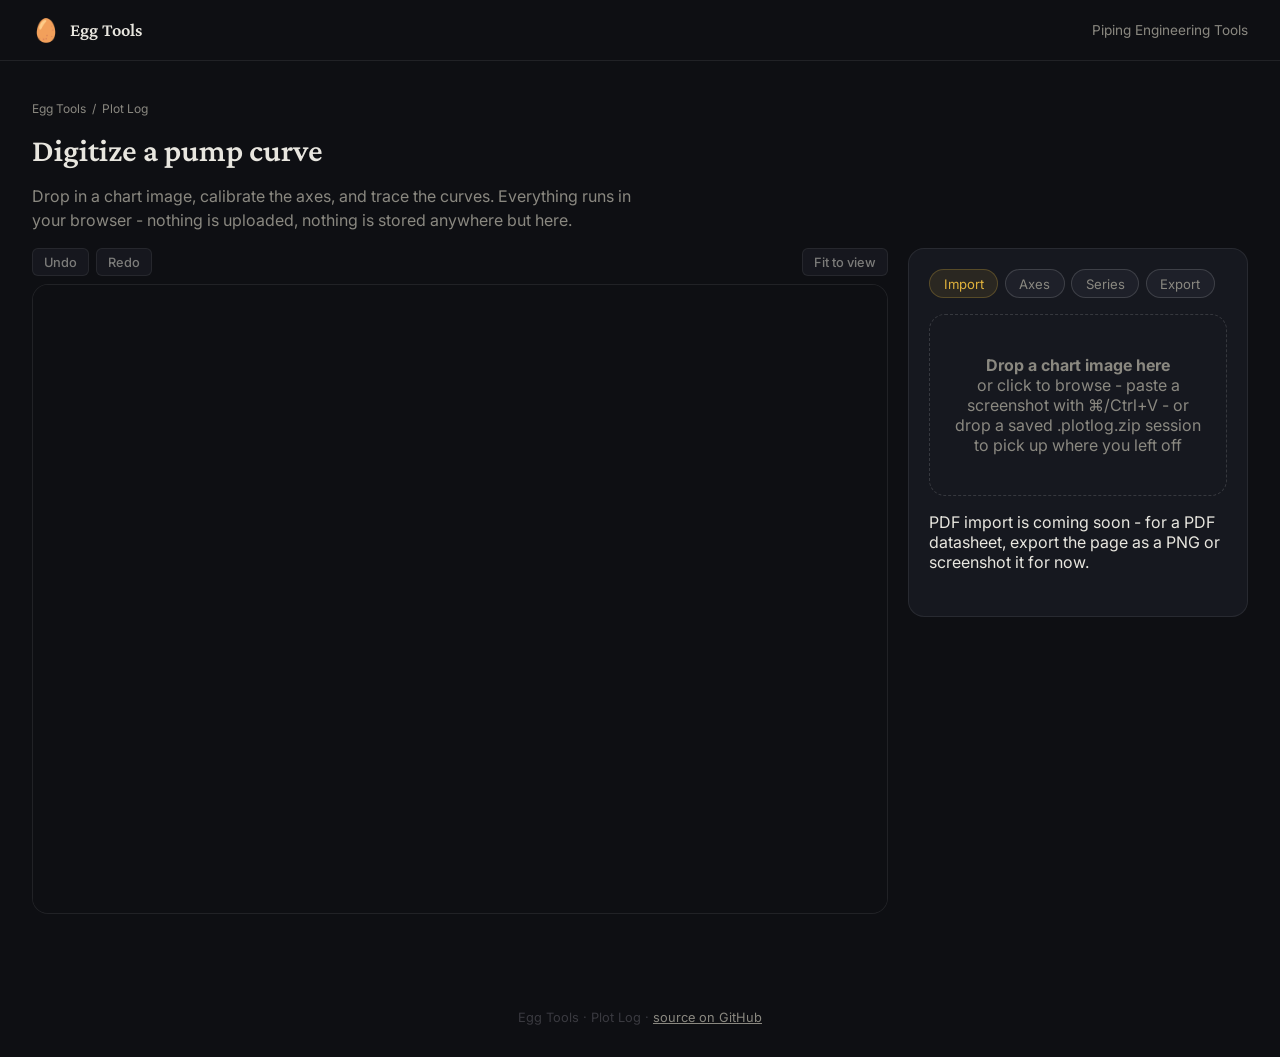
<file: tools/plot-log/index.html>
<!doctype html>
<html lang="en">
  <head>
    <meta charset="UTF-8" />
    <meta name="viewport" content="width=device-width, initial-scale=1.0" />
    <title>Plot Log · Egg Tools</title>
    <meta
      name="description"
      content="Digitize pump performance curves from an image or PDF, right in your browser. No uploads, no backend."
    />

    <link
      rel="icon"
      href="data:image/svg+xml,<svg xmlns=%22http://www.w3.org/2000/svg%22 viewBox=%220 0 100 100%22><text y=%22.9em%22 font-size=%2290%22>📈</text></svg>"
    />

    <link rel="preconnect" href="https://fonts.googleapis.com" />
    <link rel="preconnect" href="https://fonts.gstatic.com" crossorigin />
    <link
      href="https://fonts.googleapis.com/css2?family=Crimson+Pro:ital,wght@0,400;0,600;1,400&family=Inter:wght@400;500;600&family=JetBrains+Mono:wght@400;500&display=swap"
      rel="stylesheet"
    />
    <script type="module" crossorigin src="./assets/index-BLJAcj-n.js"></script>
    <link rel="stylesheet" crossorigin href="./assets/index-CmKeyp1E.css">
  </head>
  <body>
    <div id="app"></div>
  </body>
</html>
</file>
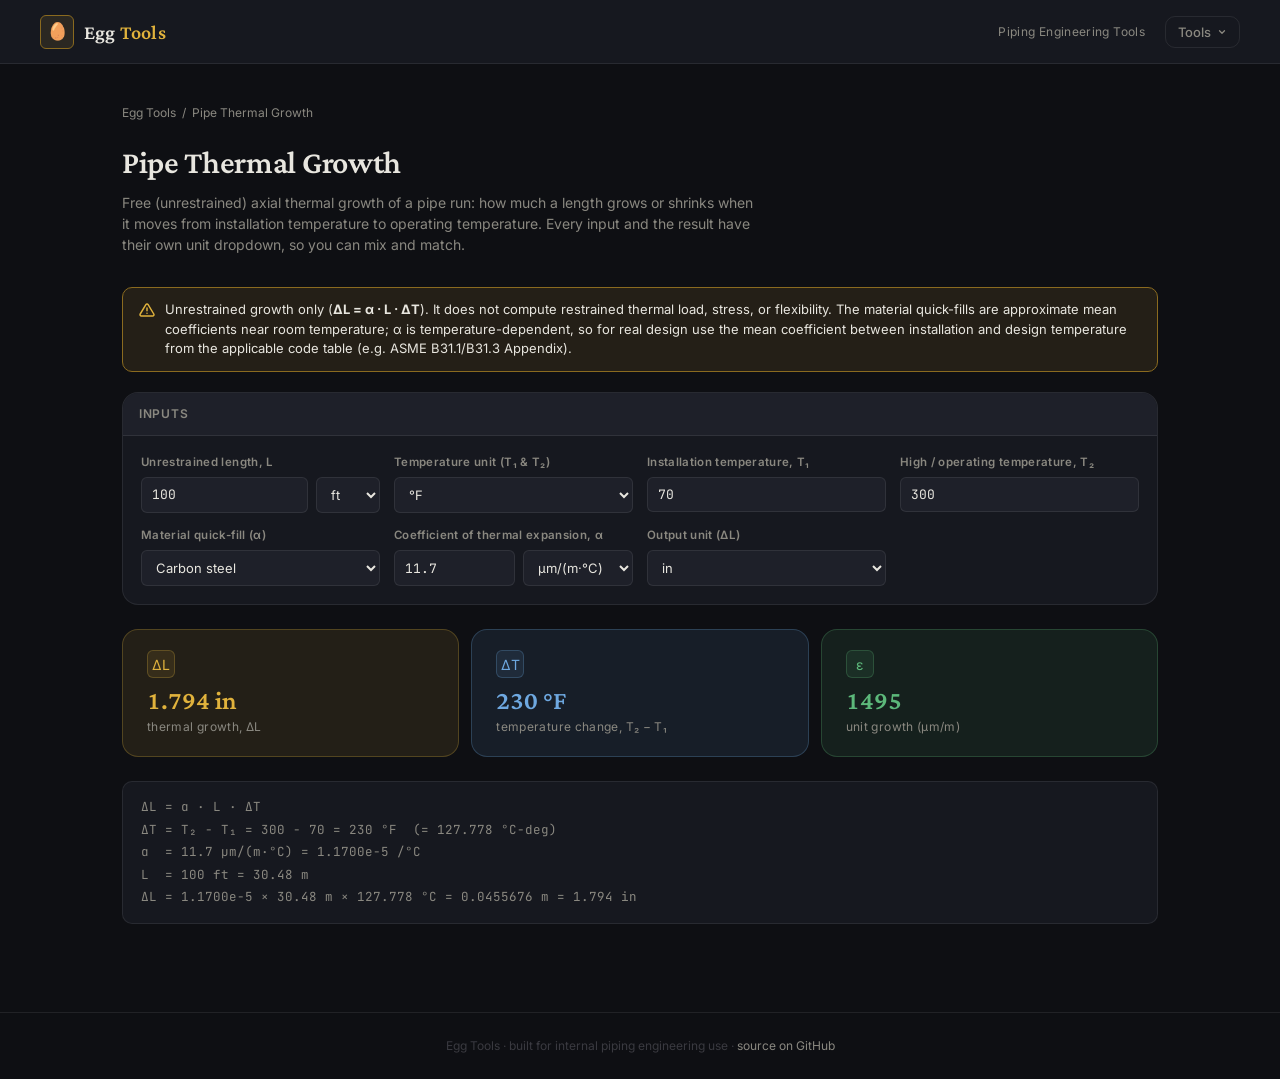
<file: tools/thermal-growth/index.html>
<!DOCTYPE html>
<html lang="en">
<head>
<meta charset="UTF-8">
<meta name="viewport" content="width=device-width, initial-scale=1.0">
<title>Pipe Thermal Growth · Egg Tools</title>
<meta name="description" content="Unrestrained thermal growth of pipe from length, installation and operating temperature, and coefficient of thermal expansion, with unit dropdowns for every input and the output.">

<link rel="icon" href="data:image/svg+xml,<svg xmlns=%22http://www.w3.org/2000/svg%22 viewBox=%220 0 100 100%22><text y=%22.9em%22 font-size=%2290%22>🥚</text></svg>">

<link rel="preconnect" href="https://fonts.googleapis.com">
<link rel="preconnect" href="https://fonts.gstatic.com" crossorigin>
<link href="https://fonts.googleapis.com/css2?family=Crimson+Pro:ital,wght@0,400;0,600;1,400&family=Inter:wght@400;500;600&family=JetBrains+Mono:wght@400;500&display=swap" rel="stylesheet">
<link rel="stylesheet" href="../../assets/css/theme.css?v=2">
<style>
  .input-with-unit { display: flex; gap: 8px; }
  .input-with-unit input { flex: 1 1 auto; min-width: 0; }
  .input-with-unit select { flex: 0 0 auto; width: auto; }

  .formula-box {
    font-family: 'JetBrains Mono', monospace;
    font-size: 12.5px;
    line-height: 1.8;
    color: var(--muted);
    background: var(--surface);
    border: 1px solid var(--border);
    border-radius: var(--radius-md);
    padding: 14px 18px;
    margin-bottom: 1.5rem;
    white-space: pre-wrap;
    word-break: break-word;
  }

  .formula-box strong { color: var(--text); font-weight: 500; }
</style>
</head>
<body>

<header class="site-header" id="site-header"></header>

<main>
  <div class="breadcrumb"><a href="../../index.html">Egg Tools</a> <span>/</span> <span>Pipe Thermal Growth</span></div>

  <div class="intro">
    <h1>Pipe Thermal Growth</h1>
    <p>Free (unrestrained) axial thermal growth of a pipe run: how much a length grows or shrinks when it moves from installation temperature to operating temperature. Every input and the result have their own unit dropdown, so you can mix and match.</p>
  </div>

  <div class="notice notice-info">
    <svg width="16" height="16" viewBox="0 0 24 24" fill="none" stroke="currentColor" stroke-width="2.2" stroke-linecap="round" stroke-linejoin="round"><path d="M10.29 3.86L1.82 18a2 2 0 0 0 1.71 3h16.94a2 2 0 0 0 1.71-3L13.71 3.86a2 2 0 0 0-3.42 0z"/><line x1="12" y1="9" x2="12" y2="13"/><line x1="12" y1="17" x2="12.01" y2="17"/></svg>
    <div>Unrestrained growth only (<strong>ΔL = α · L · ΔT</strong>). It does not compute restrained thermal load, stress, or flexibility. The material quick-fills are approximate mean coefficients near room temperature; α is temperature-dependent, so for real design use the mean coefficient between installation and design temperature from the applicable code table (e.g. ASME B31.1/B31.3 Appendix).</div>
  </div>

  <div class="input-panel" style="margin-bottom:1.5rem;">
    <div class="panel-header"><label>Inputs</label></div>
    <div class="field-grid">
      <div class="field">
        <label>Unrestrained length, L</label>
        <div class="input-with-unit">
          <input type="number" step="any" id="f-L" value="100">
          <select id="u-L"></select>
        </div>
      </div>

      <div class="field">
        <label>Temperature unit (T₁ &amp; T₂)</label>
        <select id="u-T"></select>
      </div>

      <div class="field">
        <label>Installation temperature, T₁</label>
        <input type="number" step="any" id="f-Tinstall" value="70">
      </div>

      <div class="field">
        <label>High / operating temperature, T₂</label>
        <input type="number" step="any" id="f-Thigh" value="300">
      </div>

      <div class="field">
        <label>Material quick-fill (α)</label>
        <select id="f-material"></select>
      </div>

      <div class="field">
        <label>Coefficient of thermal expansion, α</label>
        <div class="input-with-unit">
          <input type="number" step="any" id="f-alpha" value="11.7">
          <select id="u-alpha"></select>
        </div>
      </div>

      <div class="field">
        <label>Output unit (ΔL)</label>
        <select id="u-out"></select>
      </div>
    </div>
  </div>

  <div class="stat-row">
    <div class="stat stat-gold">
      <div class="stat-top"><div class="stat-icon">ΔL</div></div>
      <div class="stat-num" id="out-dL">–</div>
      <div class="stat-lbl">thermal growth, ΔL</div>
    </div>
    <div class="stat stat-s">
      <div class="stat-top"><div class="stat-icon">ΔT</div></div>
      <div class="stat-num" id="out-dT">–</div>
      <div class="stat-lbl">temperature change, T₂ − T₁</div>
    </div>
    <div class="stat stat-a">
      <div class="stat-top"><div class="stat-icon">ε</div></div>
      <div class="stat-num" id="out-strain">–</div>
      <div class="stat-lbl">unit growth (µm/m)</div>
    </div>
  </div>

  <div class="formula-box" id="formula-box"></div>
</main>

<footer class="site-footer" id="site-footer"></footer>

<script src="../../assets/js/tools-registry.js?v=9"></script>
<script>
  window.EGG_BASE = '../../';
  window.EGG_CURRENT_TOOL = 'thermal-growth';
</script>
<script src="../../assets/js/site.js?v=3"></script>
<script src="materials.js?v=2"></script>
<script src="thermal.js?v=3"></script>
</body>
</html>
</file>
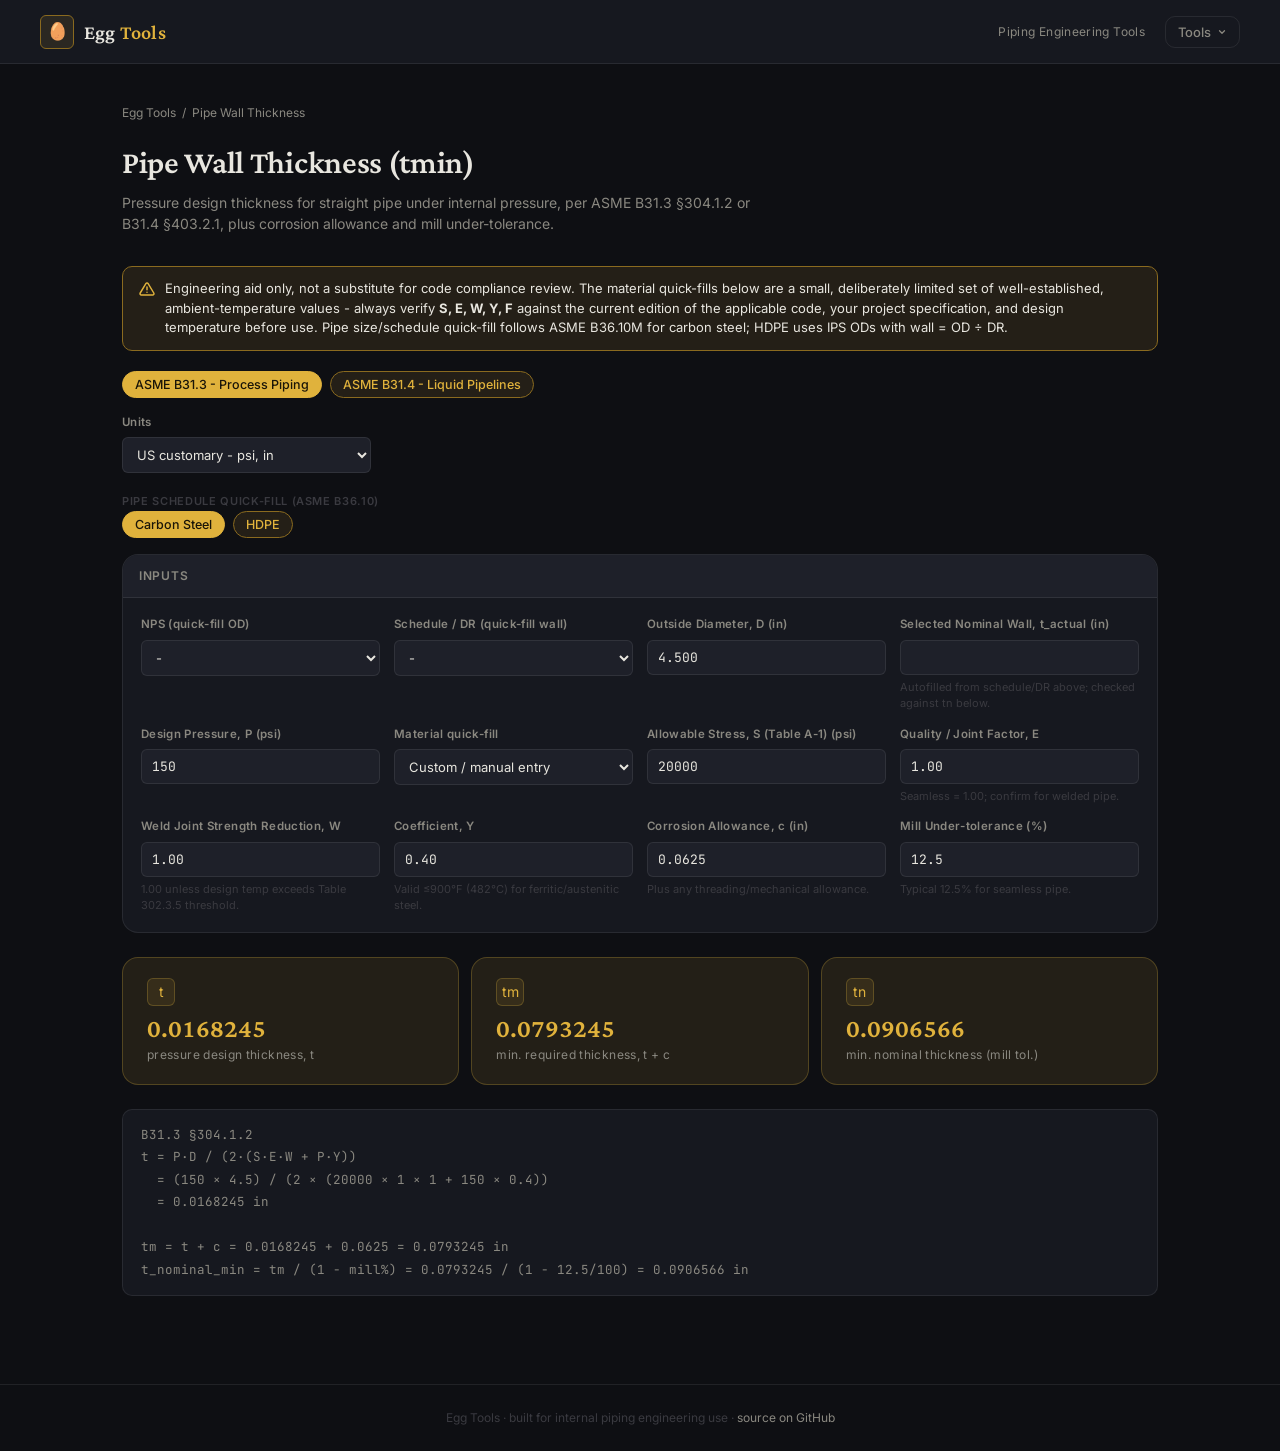
<file: tools/tmin-calculator/index.html>
<!DOCTYPE html>
<html lang="en">
<head>
<meta charset="UTF-8">
<meta name="viewport" content="width=device-width, initial-scale=1.0">
<title>Pipe Wall Thickness (tmin) · Egg Tools</title>
<meta name="description" content="Minimum required wall thickness for straight pipe under internal pressure - ASME B31.3 and B31.4, with HDPE/carbon-steel NPS and schedule/DR quick-fill (ASME B36.10).">

<link rel="icon" href="data:image/svg+xml,<svg xmlns=%22http://www.w3.org/2000/svg%22 viewBox=%220 0 100 100%22><text y=%22.9em%22 font-size=%2290%22>🥚</text></svg>">

<link rel="preconnect" href="https://fonts.googleapis.com">
<link rel="preconnect" href="https://fonts.gstatic.com" crossorigin>
<link href="https://fonts.googleapis.com/css2?family=Crimson+Pro:ital,wght@0,400;0,600;1,400&family=Inter:wght@400;500;600&family=JetBrains+Mono:wght@400;500&display=swap" rel="stylesheet">
<link rel="stylesheet" href="../../assets/css/theme.css?v=2">
<style>
  .code-row, .unit-row { display: flex; flex-wrap: wrap; gap: 8px; margin-bottom: 1rem; }
  .row-label { font-size: 11px; font-weight: 600; letter-spacing: 0.06em; text-transform: uppercase; color: var(--faint); width: 100%; margin-bottom: 2px; }

  .field.b313-only, .field.b314-only { display: none; }
  body.code-b313 .field.b313-only { display: flex; }
  body.code-b314 .field.b314-only { display: flex; }

  .formula-box {
    font-family: 'JetBrains Mono', monospace;
    font-size: 12.5px;
    line-height: 1.8;
    color: var(--muted);
    background: var(--surface);
    border: 1px solid var(--border);
    border-radius: var(--radius-md);
    padding: 14px 18px;
    margin-bottom: 1.5rem;
    white-space: pre-wrap;
    word-break: break-word;
  }

  .formula-box strong { color: var(--text); font-weight: 500; }

  .notice-success { background: var(--green-bg); border: 1px solid var(--green-border); color: var(--text); }
  .notice-success svg { color: var(--green); }
</style>
</head>
<body>

<header class="site-header" id="site-header"></header>

<main>
  <div class="breadcrumb"><a href="../../index.html">Egg Tools</a> <span>/</span> <span>Pipe Wall Thickness</span></div>

  <div class="intro">
    <h1>Pipe Wall Thickness (tmin)</h1>
    <p>Pressure design thickness for straight pipe under internal pressure, per ASME B31.3 §304.1.2 or B31.4 §403.2.1, plus corrosion allowance and mill under-tolerance.</p>
  </div>

  <div class="notice notice-info">
    <svg width="16" height="16" viewBox="0 0 24 24" fill="none" stroke="currentColor" stroke-width="2.2" stroke-linecap="round" stroke-linejoin="round"><path d="M10.29 3.86L1.82 18a2 2 0 0 0 1.71 3h16.94a2 2 0 0 0 1.71-3L13.71 3.86a2 2 0 0 0-3.42 0z"/><line x1="12" y1="9" x2="12" y2="13"/><line x1="12" y1="17" x2="12.01" y2="17"/></svg>
    <div>Engineering aid only, not a substitute for code compliance review. The material quick-fills below are a small, deliberately limited set of well-established, ambient-temperature values - always verify <strong>S, E, W, Y, F</strong> against the current edition of the applicable code, your project specification, and design temperature before use. Pipe size/schedule quick-fill follows ASME B36.10M for carbon steel; HDPE uses IPS ODs with wall = OD ÷ DR.</div>
  </div>

  <div class="code-row" id="code-row"></div>

  <div class="field-grid" style="padding:0; margin-bottom:1.25rem;">
    <div class="field">
      <label>Units</label>
      <select id="unit-system">
        <option value="us">US customary - psi, in</option>
        <option value="si">SI - MPa, mm</option>
      </select>
    </div>
  </div>

  <div class="row-label">Pipe schedule quick-fill (ASME B36.10)</div>
  <div class="code-row" id="pipe-cat-row"></div>

  <div class="input-panel" style="margin-bottom:1.5rem;">
    <div class="panel-header"><label>Inputs</label></div>
    <div class="field-grid" id="input-grid"></div>
  </div>

  <div id="warning-slot"></div>

  <div class="stat-row">
    <div class="stat stat-gold">
      <div class="stat-top"><div class="stat-icon">t</div></div>
      <div class="stat-num" id="out-t">–</div>
      <div class="stat-lbl">pressure design thickness, t</div>
    </div>
    <div class="stat stat-gold">
      <div class="stat-top"><div class="stat-icon">tm</div></div>
      <div class="stat-num" id="out-tm">–</div>
      <div class="stat-lbl">min. required thickness, t + c</div>
    </div>
    <div class="stat stat-gold">
      <div class="stat-top"><div class="stat-icon">tn</div></div>
      <div class="stat-num" id="out-tnom">–</div>
      <div class="stat-lbl">min. nominal thickness (mill tol.)</div>
    </div>
  </div>

  <div id="adequacy-slot"></div>

  <div class="formula-box" id="formula-box"></div>
</main>

<footer class="site-footer" id="site-footer"></footer>

<script src="../../assets/js/tools-registry.js?v=9"></script>
<script>
  window.EGG_BASE = '../../';
  window.EGG_CURRENT_TOOL = 'tmin-calculator';
</script>
<script src="../../assets/js/site.js?v=3"></script>
<script src="../../assets/js/pipe-data.js?v=3"></script>
<script src="tmin.js?v=3"></script>
</body>
</html>
</file>
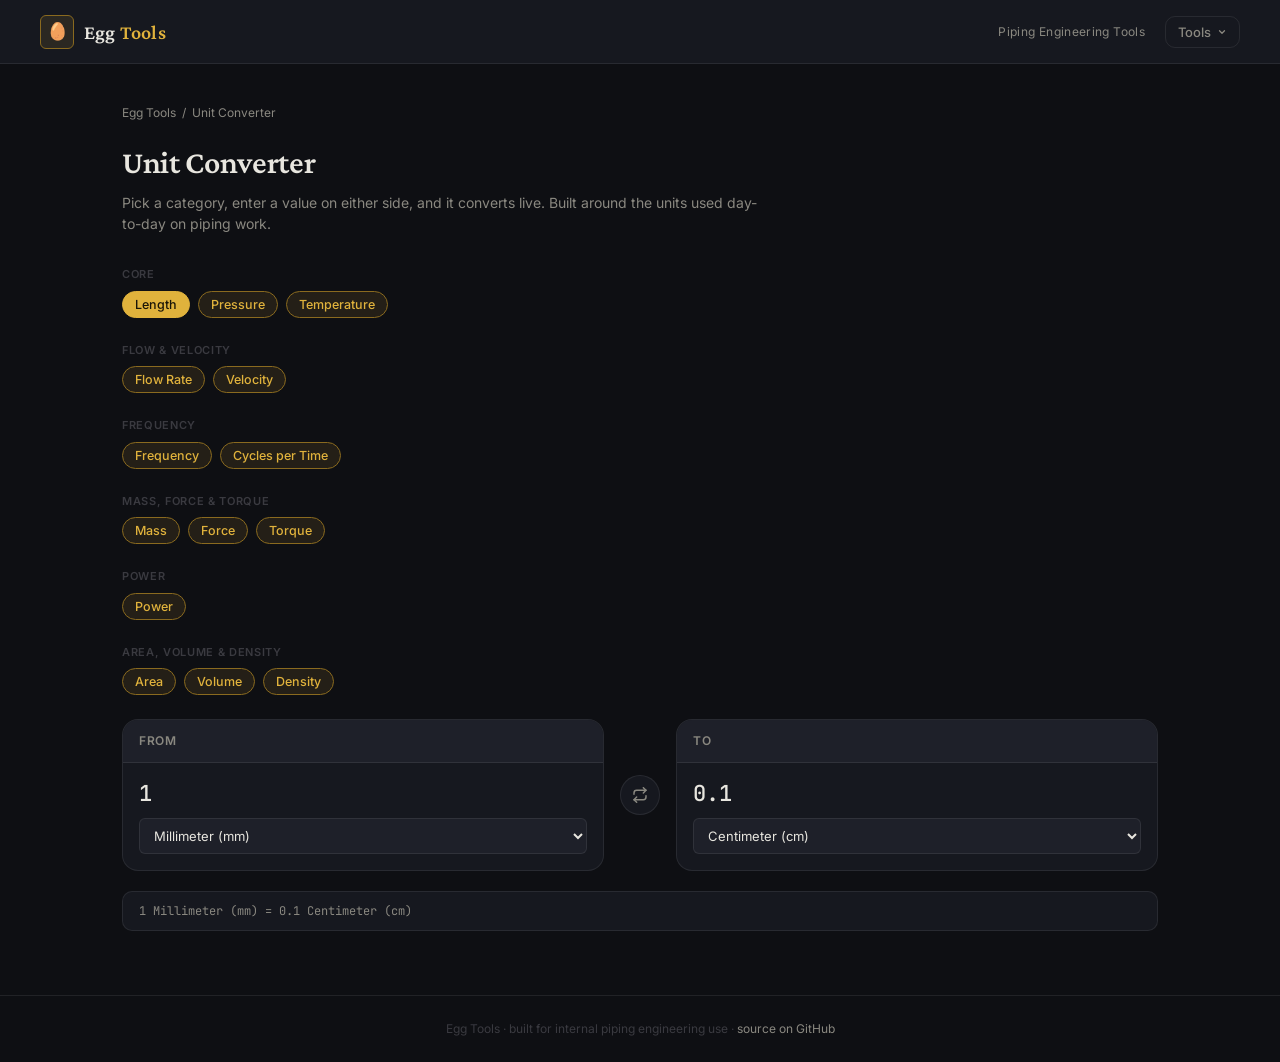
<file: tools/unit-converter/index.html>
<!DOCTYPE html>
<html lang="en">
<head>
<meta charset="UTF-8">
<meta name="viewport" content="width=device-width, initial-scale=1.0">
<title>Unit Converter · Egg Tools</title>
<meta name="description" content="Convert between metric and imperial units for piping engineering - length, pressure, temperature, flow, velocity, frequency, mass, force, torque, power, area, volume, density.">

<link rel="icon" href="data:image/svg+xml,<svg xmlns=%22http://www.w3.org/2000/svg%22 viewBox=%220 0 100 100%22><text y=%22.9em%22 font-size=%2290%22>🥚</text></svg>">

<link rel="preconnect" href="https://fonts.googleapis.com">
<link rel="preconnect" href="https://fonts.gstatic.com" crossorigin>
<link href="https://fonts.googleapis.com/css2?family=Crimson+Pro:ital,wght@0,400;0,600;1,400&family=Inter:wght@400;500;600&family=JetBrains+Mono:wght@400;500&display=swap" rel="stylesheet">
<link rel="stylesheet" href="../../assets/css/theme.css?v=2">
<style>
  .cat-group { margin-bottom: 1.5rem; }
  .cat-group-label {
    font-size: 11px;
    font-weight: 600;
    letter-spacing: 0.06em;
    text-transform: uppercase;
    color: var(--faint);
    margin-bottom: 8px;
  }
  .cat-row { display: flex; flex-wrap: wrap; gap: 8px; }

  .convert-grid {
    display: grid;
    grid-template-columns: 1fr auto 1fr;
    gap: 16px;
    align-items: stretch;
    margin-bottom: 1.25rem;
  }

  .convert-body { padding: 16px; display: flex; flex-direction: column; gap: 10px; }

  .val-input {
    width: 100%;
    background: transparent;
    border: none;
    outline: none;
    color: var(--text);
    font-family: 'JetBrains Mono', monospace;
    font-size: 22px;
    font-weight: 500;
  }

  .unit-select {
    width: 100%;
    background: var(--surface2);
    border: 1px solid var(--border);
    border-radius: var(--radius-sm);
    color: var(--text);
    font-family: 'Inter', sans-serif;
    font-size: 13px;
    padding: 8px 10px;
    cursor: pointer;
  }

  .unit-select:focus { outline: none; border-color: var(--gold-dim); }

  .unit-controls { display: flex; align-items: center; gap: 8px; }
  .unit-controls .unit-select { flex: 1 1 0; min-width: 0; }
  .unit-sep {
    flex: 0 0 auto;
    color: var(--muted);
    font-family: 'JetBrains Mono', monospace;
    font-size: 15px;
  }

  .swap-col {
    display: flex;
    align-items: center;
    justify-content: center;
  }

  .swap-btn {
    width: 40px;
    height: 40px;
    border-radius: 50%;
    background: var(--surface);
    border: 1px solid var(--border);
    color: var(--muted);
    cursor: pointer;
    display: flex;
    align-items: center;
    justify-content: center;
    transition: all 0.15s;
  }

  .swap-btn:hover { color: var(--gold); border-color: var(--gold-dim); background: var(--gold-bg); transform: rotate(180deg); }

  .factor-note {
    font-family: 'JetBrains Mono', monospace;
    font-size: 12px;
    color: var(--muted);
    background: var(--surface);
    border: 1px solid var(--border);
    border-radius: var(--radius-md);
    padding: 10px 16px;
  }

  @media (max-width: 680px) {
    .convert-grid { grid-template-columns: 1fr; }
    .swap-col { transform: rotate(90deg); padding: 4px 0; }
  }
</style>
</head>
<body>

<header class="site-header" id="site-header"></header>

<main>
  <div class="breadcrumb"><a href="../../index.html">Egg Tools</a> <span>/</span> <span>Unit Converter</span></div>

  <div class="intro">
    <h1>Unit Converter</h1>
    <p>Pick a category, enter a value on either side, and it converts live. Built around the units used day-to-day on piping work.</p>
  </div>

  <div id="cat-groups"></div>

  <div class="convert-grid">
    <div class="input-panel">
      <div class="panel-header"><label>From</label></div>
      <div class="convert-body">
        <input type="number" class="val-input" id="val-from" value="1">
        <div class="unit-controls" id="units-from"></div>
      </div>
    </div>

    <div class="swap-col">
      <button class="swap-btn" id="swap-btn" title="Swap units">
        <svg width="16" height="16" viewBox="0 0 24 24" fill="none" stroke="currentColor" stroke-width="2.2" stroke-linecap="round" stroke-linejoin="round"><path d="M17 1l4 4-4 4"/><path d="M3 11V9a4 4 0 0 1 4-4h14"/><path d="M7 23l-4-4 4-4"/><path d="M21 13v2a4 4 0 0 1-4 4H3"/></svg>
      </button>
    </div>

    <div class="input-panel">
      <div class="panel-header"><label>To</label></div>
      <div class="convert-body">
        <input type="number" class="val-input" id="val-to" value="0">
        <div class="unit-controls" id="units-to"></div>
      </div>
    </div>
  </div>

  <div class="factor-note" id="factor-note"></div>
</main>

<footer class="site-footer" id="site-footer"></footer>

<script src="../../assets/js/tools-registry.js?v=9"></script>
<script>
  window.EGG_BASE = '../../';
  window.EGG_CURRENT_TOOL = 'unit-converter';
</script>
<script src="../../assets/js/site.js?v=3"></script>
<script src="converter.js?v=4"></script>
</body>
</html>
</file>
<file: assets/css/theme.css>
/* ============================================================
   Egg Tools - shared design system
   Used by every page (home + each tool). Keep this file the
   single source of truth for color, type, and component styles
   so new tools automatically match the rest of the site.
   ============================================================ */

:root {
  --bg:        #0e0f13;
  --surface:   #16181f;
  --surface2:  #1e2029;
  --border:    rgba(255,255,255,0.08);
  --border2:   rgba(255,255,255,0.14);
  --text:      #e8e6df;
  --muted:     #8a8880;
  --faint:     #3a3a40;

  /* egg-yolk gold - primary accent */
  --gold:      #e0b23c;
  --gold-dim:  #8a6a1f;
  --gold-bg:   rgba(224,178,60,0.10);
  --gold-border:rgba(224,178,60,0.25);

  --red:       #e05c5c;
  --red-dim:   #7a2a2a;
  --red-bg:    rgba(224,92,92,0.10);
  --red-border:rgba(224,92,92,0.25);

  --green:     #5cb87a;
  --green-dim: #2a6640;
  --green-bg:  rgba(92,184,122,0.10);
  --green-border:rgba(92,184,122,0.25);

  --blue:      #6ea8e0;
  --blue-dim:  #2a4a72;
  --blue-bg:   rgba(110,168,224,0.10);
  --blue-border:rgba(110,168,224,0.25);

  --radius-sm: 6px;
  --radius-md: 10px;
  --radius-lg: 16px;
  --radius-xl: 20px;
}

*, *::before, *::after { box-sizing: border-box; margin: 0; padding: 0; }

html { color-scheme: dark; }

body {
  font-family: 'Inter', sans-serif;
  background: var(--bg);
  color: var(--text);
  min-height: 100vh;
  line-height: 1.5;
}

a { color: inherit; }

/* ── Header ── */
header.site-header {
  border-bottom: 1px solid var(--border);
  padding: 0 2.5rem;
  display: flex;
  align-items: center;
  gap: 1rem;
  height: 64px;
  background: var(--surface);
  position: sticky;
  top: 0;
  z-index: 100;
}

.logo-mark {
  width: 34px;
  height: 34px;
  border-radius: var(--radius-sm);
  background: var(--gold-bg);
  border: 1px solid var(--gold-dim);
  display: flex;
  align-items: center;
  justify-content: center;
  flex-shrink: 0;
  font-size: 17px;
}

.logo-link {
  display: flex;
  align-items: center;
  gap: 10px;
  text-decoration: none;
}

.logo-text {
  font-family: 'Crimson Pro', Georgia, serif;
  font-size: 20px;
  font-weight: 600;
  color: var(--text);
  letter-spacing: 0.01em;
}

.logo-text span { color: var(--gold); }

header .sub {
  margin-left: auto;
  font-size: 12px;
  color: var(--muted);
  letter-spacing: 0.03em;
  display: flex;
  align-items: center;
  gap: 1.25rem;
}

/* ── Nav (tools dropdown) ── */
.nav-tools { position: relative; }

.nav-tools-btn {
  display: flex;
  align-items: center;
  gap: 6px;
  cursor: pointer;
  font-family: 'Inter', sans-serif;
  font-size: 13px;
  font-weight: 500;
  color: var(--muted);
  background: transparent;
  border: 1px solid var(--border);
  border-radius: var(--radius-md);
  padding: 7px 12px;
  transition: all 0.15s;
}

.nav-tools-btn:hover { color: var(--text); border-color: var(--border2); background: var(--surface2); }

.nav-tools-menu {
  display: none;
  position: absolute;
  right: 0;
  top: calc(100% + 8px);
  min-width: 240px;
  background: var(--surface2);
  border: 1px solid var(--border2);
  border-radius: var(--radius-md);
  padding: 6px;
  box-shadow: 0 12px 32px rgba(0,0,0,0.4);
}

.nav-tools.open .nav-tools-menu { display: block; }

.nav-tools-item {
  display: flex;
  flex-direction: column;
  gap: 2px;
  padding: 8px 10px;
  border-radius: var(--radius-sm);
  text-decoration: none;
  color: var(--text);
}

.nav-tools-item:hover { background: var(--surface); }

.nav-tools-item .t { font-size: 13px; font-weight: 500; }
.nav-tools-item .d { font-size: 11px; color: var(--muted); }
.nav-tools-item.current { background: var(--gold-bg); }
.nav-tools-item.current .t { color: var(--gold); }

/* ── Layout ── */
main {
  max-width: 1100px;
  margin: 0 auto;
  padding: 2.5rem 2rem 4rem;
}

.intro { margin-bottom: 2rem; }

.intro h1 {
  font-family: 'Crimson Pro', Georgia, serif;
  font-size: 32px;
  font-weight: 600;
  color: var(--text);
  margin-bottom: 6px;
  letter-spacing: -0.01em;
}

.intro p { font-size: 14px; color: var(--muted); max-width: 640px; }

.breadcrumb {
  font-size: 12px;
  color: var(--muted);
  margin-bottom: 1rem;
  display: flex;
  align-items: center;
  gap: 6px;
}

.breadcrumb a { color: var(--muted); text-decoration: none; }
.breadcrumb a:hover { color: var(--gold); }

/* ── Panels ── */
.input-panel {
  background: var(--surface);
  border: 1px solid var(--border);
  border-radius: var(--radius-lg);
  overflow: hidden;
  transition: border-color 0.2s;
}

.input-panel:focus-within { border-color: var(--border2); }

.panel-header {
  display: flex;
  align-items: center;
  gap: 10px;
  padding: 12px 16px;
  border-bottom: 1px solid var(--border);
  background: var(--surface2);
}

.panel-header label {
  font-size: 12px;
  font-weight: 600;
  letter-spacing: 0.06em;
  text-transform: uppercase;
  color: var(--muted);
  cursor: default;
}

/* ── Stat cards ── */
.stat-row {
  display: grid;
  grid-template-columns: repeat(3, 1fr);
  gap: 12px;
  margin-bottom: 1.5rem;
}

.stat {
  border-radius: var(--radius-lg);
  padding: 1.25rem 1.5rem;
  border: 1px solid;
  display: flex;
  flex-direction: column;
  gap: 4px;
}

.stat-top { display: flex; align-items: center; gap: 8px; margin-bottom: 6px; }

.stat-icon {
  width: 28px;
  height: 28px;
  border-radius: var(--radius-sm);
  display: flex;
  align-items: center;
  justify-content: center;
  font-size: 14px;
}

.stat-r { background: var(--red-bg); border-color: var(--red-border); }
.stat-a { background: var(--green-bg); border-color: var(--green-border); }
.stat-s { background: var(--blue-bg); border-color: var(--blue-border); }
.stat-gold { background: var(--gold-bg); border-color: var(--gold-border); }

.stat-r .stat-icon { background: var(--red-bg); color: var(--red); border: 1px solid var(--red-border); }
.stat-a .stat-icon { background: var(--green-bg); color: var(--green); border: 1px solid var(--green-border); }
.stat-s .stat-icon { background: var(--blue-bg); color: var(--blue); border: 1px solid var(--blue-border); }
.stat-gold .stat-icon { background: var(--gold-bg); color: var(--gold); border: 1px solid var(--gold-border); }

.stat-num {
  font-size: 26px;
  font-weight: 600;
  font-family: 'Crimson Pro', Georgia, serif;
  line-height: 1;
  font-variant-numeric: tabular-nums;
}

.stat-r .stat-num { color: var(--red); }
.stat-a .stat-num { color: var(--green); }
.stat-s .stat-num { color: var(--blue); }
.stat-gold .stat-num { color: var(--gold); }

.stat-lbl { font-size: 12px; color: var(--muted); letter-spacing: 0.03em; }
.stat-unit { font-size: 12px; color: var(--faint); font-family: 'JetBrains Mono', monospace; }

/* ── Notices / disclaimers ── */
.notice {
  border-radius: var(--radius-md);
  padding: 12px 16px;
  font-size: 13px;
  line-height: 1.5;
  display: flex;
  align-items: flex-start;
  gap: 10px;
  margin-bottom: 1.25rem;
}

.notice svg { flex-shrink: 0; margin-top: 2px; }

.notice-info { background: var(--gold-bg); border: 1px solid var(--gold-dim); color: var(--text); }
.notice-info svg { color: var(--gold); }

.notice-danger { background: var(--red-bg); border: 1px solid var(--red-border); color: var(--text); }
.notice-danger svg { color: var(--red); }

/* ── Form fields (labeled input grids) ── */
.field-grid {
  display: grid;
  grid-template-columns: repeat(auto-fill, minmax(200px, 1fr));
  gap: 14px;
  padding: 18px;
}

.field { display: flex; flex-direction: column; gap: 6px; }

.field label {
  font-size: 11.5px;
  font-weight: 600;
  letter-spacing: 0.03em;
  color: var(--muted);
}

.field .hint { font-size: 11px; color: var(--faint); margin-top: -2px; }

.field input, .field select {
  background: var(--surface2);
  border: 1px solid var(--border);
  border-radius: var(--radius-sm);
  color: var(--text);
  font-family: 'JetBrains Mono', monospace;
  font-size: 13px;
  padding: 8px 10px;
}

.field select { font-family: 'Inter', sans-serif; cursor: pointer; }
.field input:focus, .field select:focus { outline: none; border-color: var(--gold-dim); }

/* ── Buttons ── */
.btn {
  cursor: pointer;
  font-family: 'Inter', sans-serif;
  font-size: 13px;
  font-weight: 500;
  padding: 9px 20px;
  border-radius: var(--radius-md);
  border: 1px solid;
  transition: all 0.15s;
  display: inline-flex;
  align-items: center;
  gap: 7px;
}

.btn:active { transform: scale(0.97); }

.btn-gold { background: var(--gold-bg); border-color: var(--gold-dim); color: var(--gold); }
.btn-gold:hover { background: rgba(224,178,60,0.18); border-color: var(--gold); }

.btn-ghost { background: transparent; border-color: var(--border); color: var(--muted); }
.btn-ghost:hover { background: var(--surface2); border-color: var(--border2); color: var(--text); }

/* ── Cards / sections ── */
.section {
  margin-bottom: 1.75rem;
  background: var(--surface);
  border: 1px solid var(--border);
  border-radius: var(--radius-lg);
  overflow: hidden;
}

.section-head {
  display: flex;
  align-items: center;
  gap: 12px;
  padding: 14px 20px;
  background: var(--surface2);
  border-bottom: 1px solid var(--border);
}

.section-icon {
  width: 26px;
  height: 26px;
  border-radius: var(--radius-sm);
  display: flex;
  align-items: center;
  justify-content: center;
  font-size: 13px;
  flex-shrink: 0;
}

.icon-r { background: var(--red-bg); color: var(--red); border: 1px solid var(--red-border); }
.icon-a { background: var(--green-bg); color: var(--green); border: 1px solid var(--green-border); }
.icon-s { background: var(--blue-bg); color: var(--blue); border: 1px solid var(--blue-border); }
.icon-gold { background: var(--gold-bg); color: var(--gold); border: 1px solid var(--gold-dim); }

.section-title {
  font-size: 13px;
  font-weight: 600;
  letter-spacing: 0.04em;
  text-transform: uppercase;
  color: var(--text);
}

.section-meta {
  margin-left: auto;
  font-size: 11px;
  color: var(--muted);
  font-family: 'JetBrains Mono', monospace;
}

/* ── Pills ── */
.pill {
  display: inline-flex;
  align-items: center;
  gap: 6px;
  padding: 5px 12px;
  border-radius: 99px;
  font-size: 12.5px;
  font-weight: 500;
  border: 1px solid;
  cursor: pointer;
  white-space: nowrap;
  transition: filter 0.15s, transform 0.1s;
  background: transparent;
  font-family: 'Inter', sans-serif;
}

.pill:hover { filter: brightness(1.2); transform: translateY(-1px); }
.pill:active { transform: scale(0.97) translateY(0); }

.pill-gold { background: var(--gold-bg); color: var(--gold); border-color: var(--gold-dim); }
.pill-gold.active { background: var(--gold); color: #1a1508; border-color: var(--gold); }

/* ── Tool grid (home page) ── */
.tool-grid {
  display: grid;
  grid-template-columns: repeat(auto-fill, minmax(260px, 1fr));
  gap: 16px;
}

.tool-card {
  background: var(--surface);
  border: 1px solid var(--border);
  border-radius: var(--radius-lg);
  padding: 1.5rem;
  text-decoration: none;
  color: var(--text);
  display: flex;
  flex-direction: column;
  gap: 10px;
  transition: border-color 0.15s, transform 0.15s;
}

.tool-card:hover { border-color: var(--gold-dim); transform: translateY(-2px); }

.tool-card .tc-icon {
  width: 38px;
  height: 38px;
  border-radius: var(--radius-sm);
  background: var(--gold-bg);
  border: 1px solid var(--gold-dim);
  display: flex;
  align-items: center;
  justify-content: center;
  font-size: 18px;
}

.tool-card .tc-title {
  font-family: 'Crimson Pro', Georgia, serif;
  font-size: 19px;
  font-weight: 600;
}

.tool-card .tc-desc { font-size: 13px; color: var(--muted); flex: 1; }

.tool-card .tc-tags {
  display: flex;
  gap: 6px;
  flex-wrap: wrap;
  margin-top: 4px;
}

.tool-card .tc-tag {
  font-size: 10.5px;
  color: var(--muted);
  background: var(--surface2);
  border: 1px solid var(--border);
  border-radius: 99px;
  padding: 3px 9px;
  font-family: 'JetBrains Mono', monospace;
}

.tool-card.coming-soon {
  opacity: 0.55;
  cursor: default;
  pointer-events: none;
}

/* ── Footer ── */
footer.site-footer {
  border-top: 1px solid var(--border);
  padding: 1.5rem 2.5rem;
  text-align: center;
  font-size: 12px;
  color: var(--faint);
}

footer.site-footer a { color: var(--muted); text-decoration: none; }
footer.site-footer a:hover { color: var(--gold); }

/* ── Responsive ── */
@media (max-width: 680px) {
  main { padding: 1.5rem 1rem 3rem; }
  header.site-header { padding: 0 1rem; }
  header .sub { gap: 0.75rem; }
}
</file>
<file: tools/plot-log/assets/index-CmKeyp1E.css>
:root{--bg:#0e0f13;--surface:#16181f;--surface2:#1e2029;--border:#ffffff14;--border2:#ffffff24;--text:#e8e6df;--muted:#8a8880;--faint:#3a3a40;--gold:#e0b23c;--gold-dim:#a5822c;--gold-bg:#e0b23c1a;--gold-border:#e0b23c40;--red:#e05c5c;--red-dim:#a54444;--red-bg:#e05c5c1a;--red-border:#e05c5c40;--green:#5cb87a;--green-dim:#43895b;--green-bg:#5cb87a1a;--green-border:#5cb87a40;--blue:#6ea8e0;--blue-dim:#4f79a5;--blue-bg:#6ea8e01a;--blue-border:#6ea8e040;--radius-sm:6px;--radius-md:10px;--radius-lg:16px;--radius-xl:20px;--lightningcss-light: ;--lightningcss-dark:initial;color-scheme:dark}*{box-sizing:border-box}html,body{height:100%}body{background:var(--bg);color:var(--text);-webkit-font-smoothing:antialiased;margin:0;font-family:Inter,system-ui,sans-serif}h1,h2,h3{margin:0;font-family:Crimson Pro,Georgia,serif;font-weight:600}code,.mono{font-family:JetBrains Mono,ui-monospace,monospace}a{color:inherit}button{font-family:inherit}.site-header{border-bottom:1px solid var(--border);justify-content:space-between;align-items:center;padding:1rem 2rem;display:flex}.logo-link{color:var(--text);align-items:center;gap:.6rem;text-decoration:none;display:flex}.logo-mark{font-size:1.4rem}.logo-text{font-family:Crimson Pro,serif;font-size:1.15rem;font-weight:600}.site-header .sub{color:var(--muted);margin-left:.6rem;font-size:.85rem}main{max-width:1100px;margin:0 auto;padding:2.5rem 2rem 4rem}main.wide{max-width:1440px}.breadcrumb{color:var(--muted);align-items:center;gap:6px;margin-bottom:1rem;font-size:12px;display:flex}.breadcrumb a{color:var(--muted);text-decoration:none}.breadcrumb a:hover{color:var(--gold)}.intro h1{margin-bottom:.5rem;font-size:2rem}.intro p{color:var(--muted);max-width:60ch;line-height:1.5}.input-panel{background:var(--surface);border:1px solid var(--border);border-radius:var(--radius-lg);padding:1.25rem}.input-panel:focus-within{border-color:var(--gold-border)}.panel-header{justify-content:space-between;align-items:center;margin-bottom:.75rem;display:flex}.panel-header label{text-transform:uppercase;letter-spacing:.06em;color:var(--muted);font-size:.72rem}.section{margin-bottom:1.5rem}.section-head{align-items:center;gap:.5rem;margin-bottom:.75rem;display:flex}.section-title{font-weight:600}.section-meta{color:var(--muted);font-size:.85rem}.notice{border-radius:var(--radius-md);align-items:flex-start;gap:.6rem;padding:.75rem 1rem;font-size:.9rem;line-height:1.4;display:flex}.notice-info{background:var(--gold-bg);border:1px solid var(--gold-border);color:var(--text)}.notice-info svg{color:var(--gold);flex:none}.notice-danger{background:var(--red-bg);border:1px solid var(--red-border);color:var(--text)}.notice-danger svg{color:var(--red);flex:none}.field-grid{grid-template-columns:repeat(auto-fill,minmax(200px,1fr));gap:14px;display:grid}.field{flex-direction:column;gap:4px;display:flex}.field label{color:var(--muted);font-size:.8rem}.field .hint{color:var(--faint);font-size:.75rem}.field input,.field select{background:var(--surface2);border:1px solid var(--border);border-radius:var(--radius-sm);color:var(--text);padding:.5rem .6rem;font-size:.9rem}.field input{font-family:JetBrains Mono,monospace}.field input:focus,.field select:focus{border-color:var(--gold);outline:none}.btn{border-radius:var(--radius-sm);cursor:pointer;border:1px solid #0000;align-items:center;gap:.4rem;padding:.55rem 1rem;font-size:.9rem;font-weight:500;transition:transform .1s;display:inline-flex}.btn:active{transform:scale(.97)}.btn:disabled{opacity:.5;cursor:not-allowed}.btn-gold{background:var(--gold);color:#14140f}.btn-gold:hover:not(:disabled){background:#eabf55}.btn-ghost{background:var(--surface2);border-color:var(--border2);color:var(--text)}.btn-ghost:hover:not(:disabled){border-color:var(--gold-border)}.btn-sm{padding:.35rem .7rem;font-size:.8rem}.btn-icon{padding:.35rem .5rem}.pill-row{flex-wrap:wrap;gap:.4rem;display:flex}.pill{border:1px solid var(--border2);background:var(--surface2);color:var(--muted);cursor:pointer;border-radius:999px;padding:.35rem .85rem;font-size:.82rem}.pill-gold.active{background:var(--gold-bg);border-color:var(--gold-border);color:var(--gold)}.stat-row{grid-template-columns:repeat(auto-fit,minmax(140px,1fr));gap:12px;display:grid}.stat{background:var(--surface2);border:1px solid var(--border);border-radius:var(--radius-md);padding:.85rem 1rem}.stat-top{color:var(--muted);justify-content:space-between;align-items:center;margin-bottom:.35rem;font-size:.78rem;display:flex}.stat-num{font-family:JetBrains Mono,monospace;font-size:1.3rem}.stat-gold .stat-num{color:var(--gold)}.stat-unit{color:var(--muted);margin-left:.2rem;font-size:.75rem}.dropzone{border:1.5px dashed var(--border2);border-radius:var(--radius-lg);text-align:center;color:var(--muted);cursor:pointer;padding:2.5rem 1.5rem;transition:border-color .15s,background .15s}.dropzone:hover,.dropzone:focus-visible{border-color:var(--gold-border);outline:none}.dropzone.drag{border-color:var(--gold);background:var(--gold-bg);color:var(--text)}.table-wrap{border:1px solid var(--border);border-radius:var(--radius-md);overflow-x:auto}table.preview{border-collapse:collapse;width:100%;font-size:.85rem}table.preview th,table.preview td{text-align:right;border-bottom:1px solid var(--border);white-space:nowrap;padding:.45rem .7rem;font-family:JetBrains Mono,monospace}table.preview th{color:var(--muted);text-align:right;font-family:Inter,sans-serif;font-weight:500}table.preview th:first-child,table.preview td:first-child{text-align:left;font-family:Inter,sans-serif}.site-footer{text-align:center;color:var(--faint);padding:2rem;font-size:.8rem}.site-footer a{color:var(--muted)}@media (width<=680px){main{padding:1.5rem 1rem 3rem}}.workspace{grid-template-columns:minmax(0,1fr) 340px;align-items:start;gap:1.25rem;display:grid}.stage-wrap{flex-direction:column;gap:.5rem;display:flex}.stage-toolbar{justify-content:space-between;align-items:center;display:flex}.stage-canvas{background:var(--bg);border:1px solid var(--border);border-radius:var(--radius-lg);touch-action:none;width:100%;height:70vh;min-height:420px;display:block}.side-panel{background:var(--surface);border:1px solid var(--border);border-radius:var(--radius-lg);max-height:80vh;padding:1.25rem;overflow-y:auto}@media (width<=900px){.workspace{grid-template-columns:1fr}.stage-canvas{height:50vh}.side-panel{max-height:none}}
</file>
